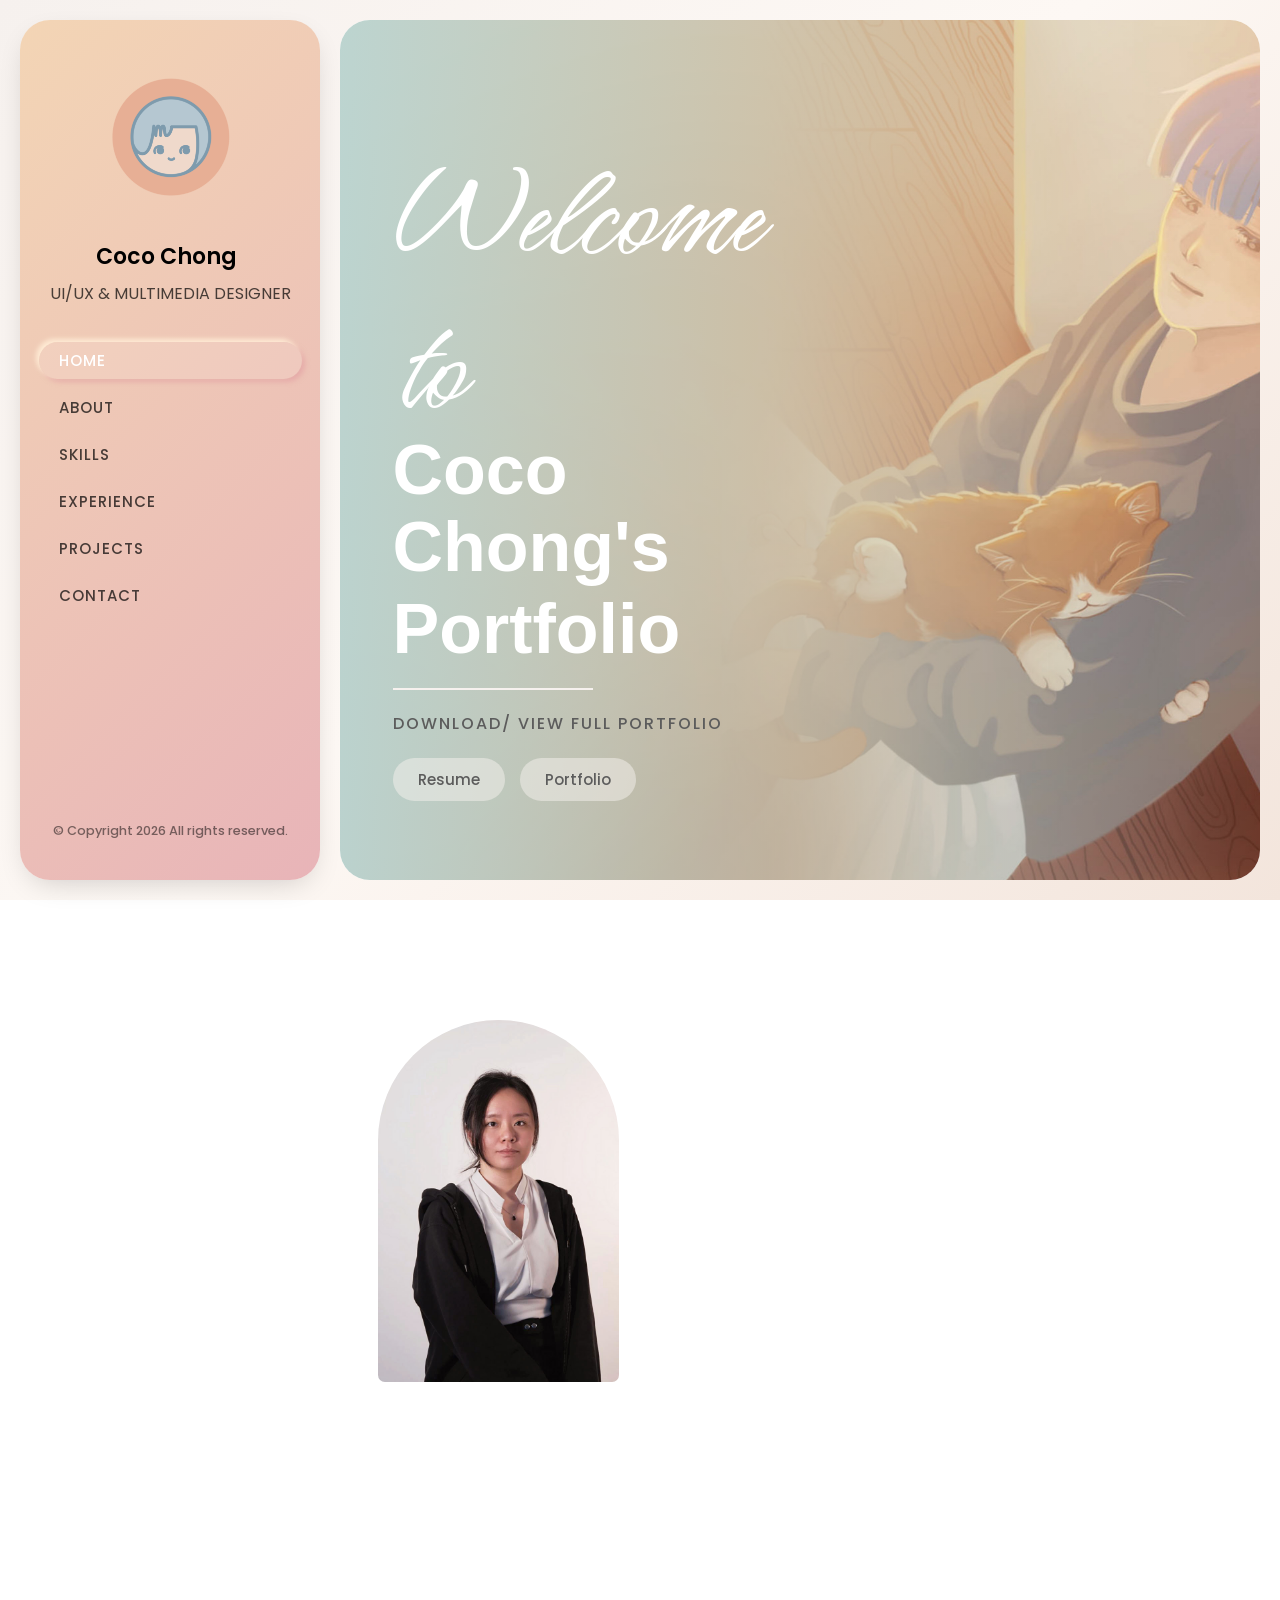
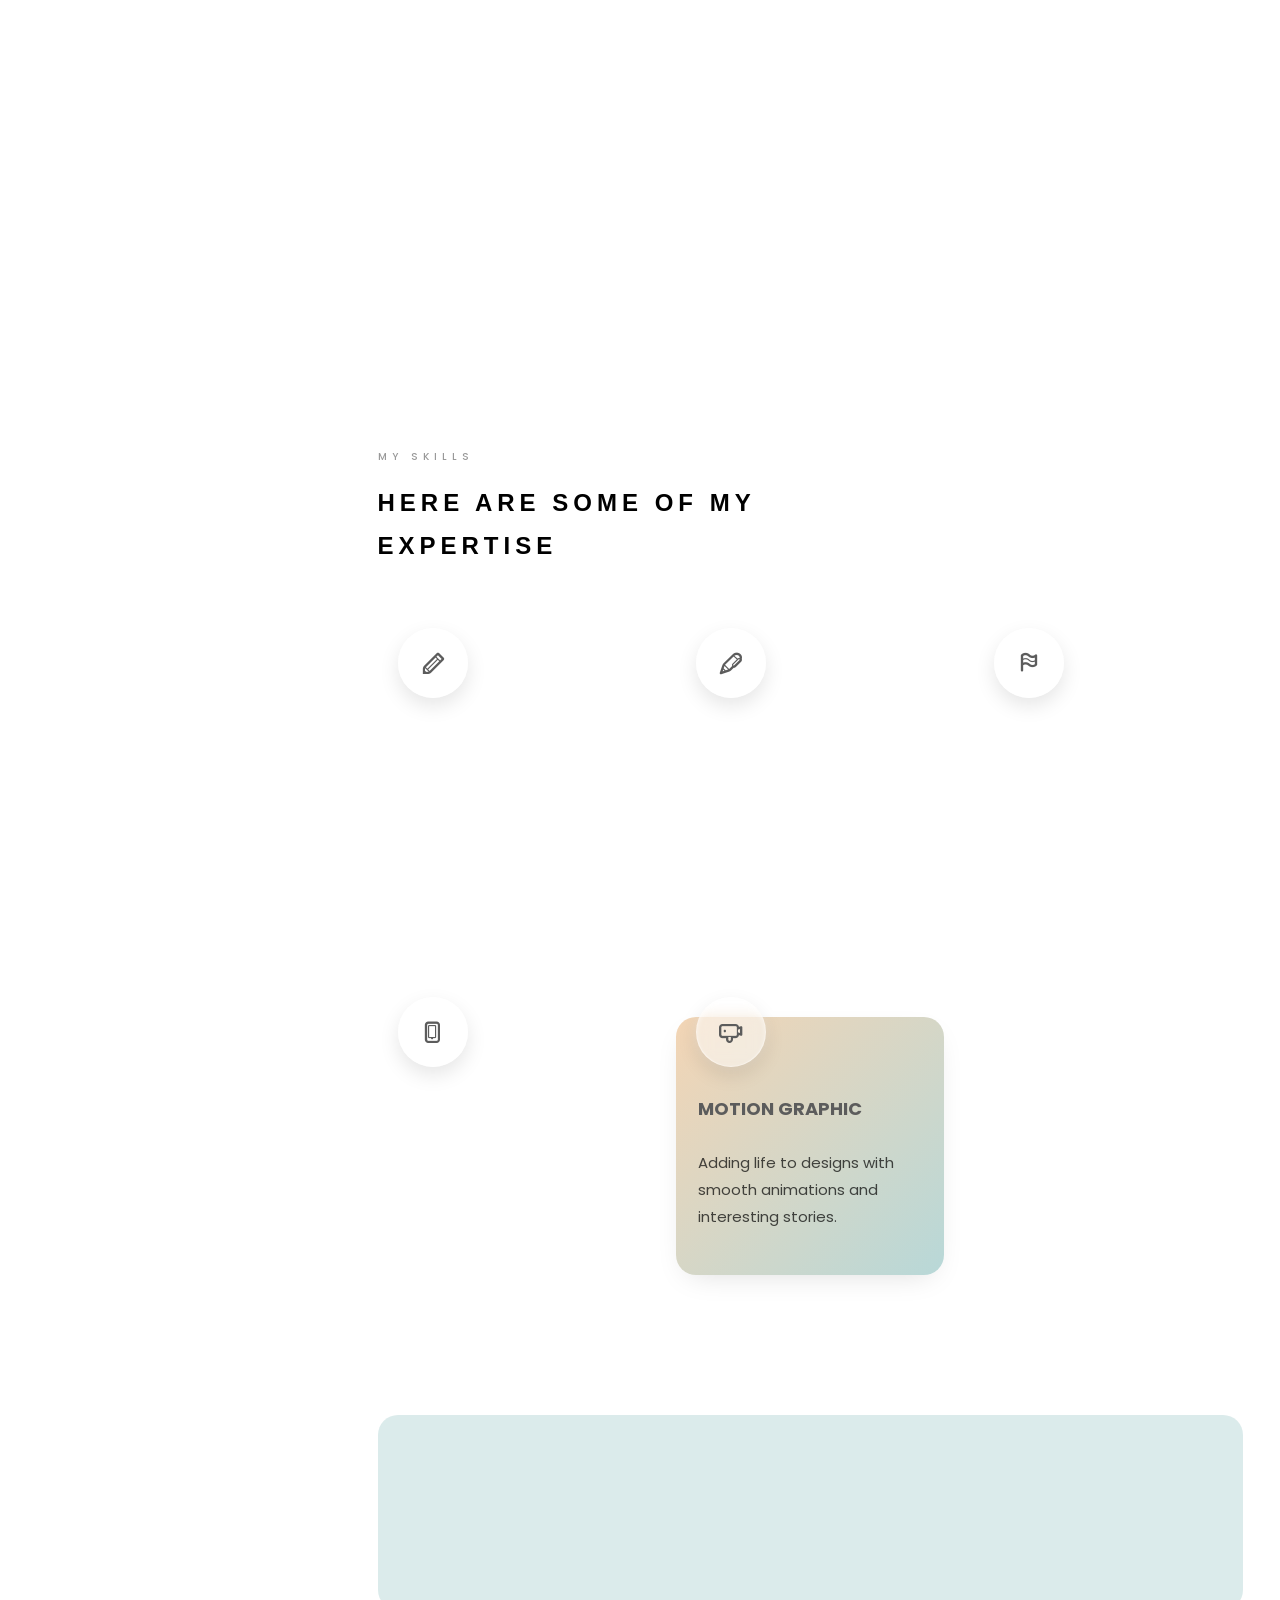
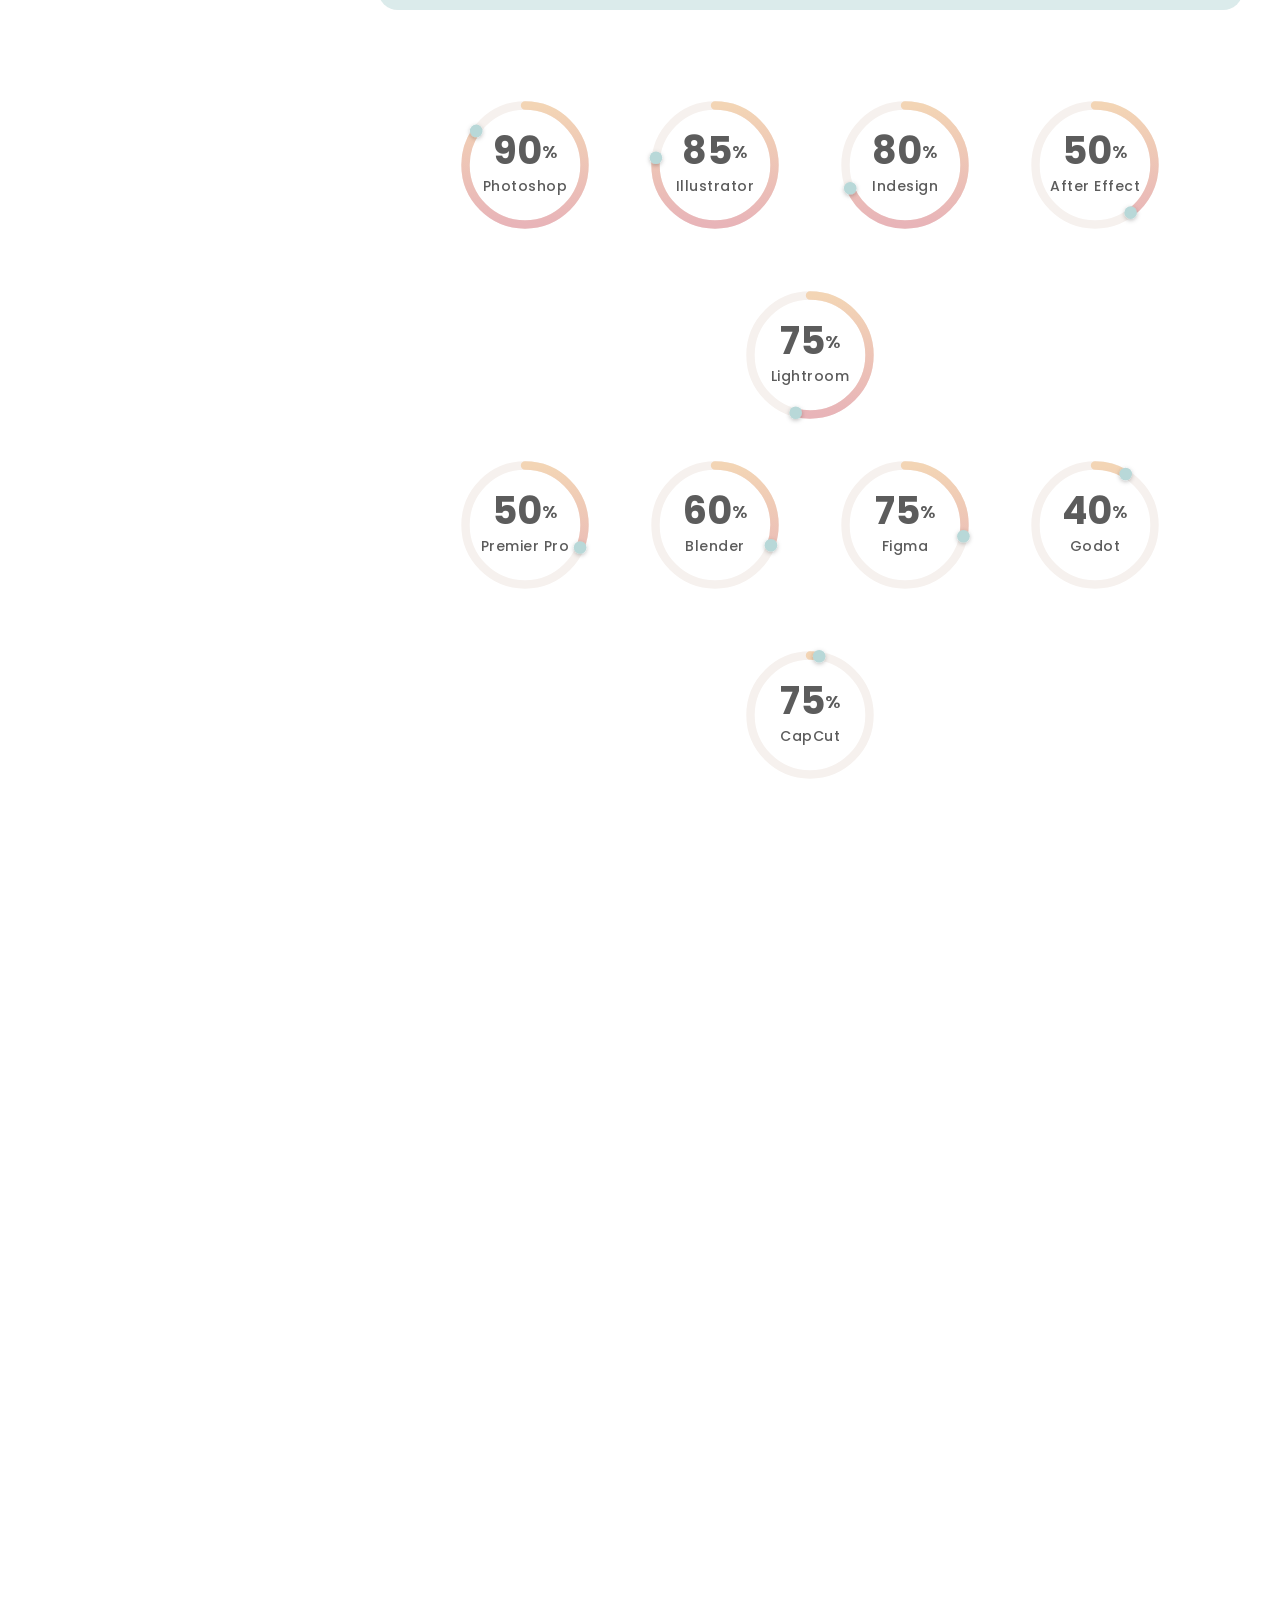
<file: index.html>
<!DOCTYPE HTML>
<html>

<head>
	<meta charset="utf-8">
	<meta http-equiv="X-UA-Compatible" content="IE=edge">
	<title>Coco Chong</title>
	<meta name="viewport" content="width=device-width, initial-scale=1">
	<meta name="description" content="" />
	<meta name="keywords" content="" />
	<meta name="author" content="" />

	<!-- Facebook and Twitter integration -->
	<meta property="og:title" content="" />
	<meta property="og:image" content="" />
	<meta property="og:url" content="" />
	<meta property="og:site_name" content="" />
	<meta property="og:description" content="" />
	<meta name="twitter:title" content="" />
	<meta name="twitter:image" content="" />
	<meta name="twitter:url" content="" />
	<meta name="twitter:card" content="" />

	<!-- Place favicon.ico and apple-touch-icon.png in the root directory -->
	<link rel="shortcut icon" href="images/favicon.png">

	<link href="https://fonts.googleapis.com/css?family=Quicksand:300,400,500,700" rel="stylesheet">
	<link href="https://fonts.googleapis.com/css?family=Playfair+Display:400,400i,700" rel="stylesheet">
	<link href="https://fonts.googleapis.com/css2?family=Poppins:wght@400;500;600;700&display=swap" rel="stylesheet">
	<link href="https://fonts.googleapis.com/css2?family=Hurricane&display=swap" rel="stylesheet">

	<!-- Animate.css -->
	<link rel="stylesheet" href="css/animate.css">

	<!-- Icomoon Icon Fonts-->
	<link rel="stylesheet" href="css/icomoon.css">
	<!-- Bootstrap  -->
	<link rel="stylesheet" href="css/bootstrap.css">
	<!-- Flexslider  -->
	<link rel="stylesheet" href="css/flexslider.css">

	<!-- Owl Carousel -->
	<link rel="stylesheet" href="css/owl.carousel.min.css">
	<link rel="stylesheet" href="css/owl.theme.default.min.css">
	<!-- Theme style  -->
	<link rel="stylesheet" href="css/style.css?v=2">
	<link rel="stylesheet" href="css/mode-toggle.css">
	<style>
		.contact-item a span {
			transition: color 0.3s ease;
		}

		.contact-item a:hover span {
			color: #e8b4b8;
		}
	</style>

	<!-- Modernizr JS -->
	<script src="js/modernizr-2.6.2.min.js"></script>
	<!-- FOR IE9 below -->
	<!--[if lt IE 9]>
	<script src="js/respond.min.js"></script>
	<![endif]-->

</head>

<body>

	<!-- Mode Toggle Button -->
	<div id="mode-toggle-btn" onclick="toggleMode()" title="Switch to Creative Mode" style="display: none;">
		<div class="toggle-icon">
			<span class="toggle-default-icon">✦</span>
			<span class="toggle-creative-icon" style="display:none;">◈</span>
		</div>
		<span class="toggle-label">Fun Mode</span>
	</div>

	<!-- DEFAULT MODE -->
	<div id="default-mode">
		<div id="colorlib-page">
			<div class="container-wrap">
				<a href="#" class="js-colorlib-nav-toggle colorlib-nav-toggle" data-toggle="collapse"
					data-target="#navbar" aria-expanded="false" aria-controls="navbar"><i></i></a>
				<aside id="colorlib-aside" role="complementary" class="border js-fullheight">
					<div class="text-center">
						<div class="author-img"
							style="background-image: url(images/logo.png); background-size: contain; background-repeat: no-repeat; background-position: center; border-radius: 0;">
						</div>
						<h1 id="colorlib-logo"><a href="index.html">Coco Chong</a></h1>
						<span class="position">UI/UX & Multimedia Designer</span>
					</div>
					<nav id="colorlib-main-menu" role="navigation" class="navbar">
						<div id="navbar" class="collapse">
							<ul>
								<li class="active"><a href="#" data-nav-section="home">Home</a></li>
								<li><a href="#" data-nav-section="about">About</a></li>
								<li><a href="#" data-nav-section="skills">Skills</a></li>
								<li><a href="#" data-nav-section="experience">Experience</a></li>
								<li><a href="#" data-nav-section="work">Projects</a></li>
								<li><a href="#" data-nav-section="blog">Contact</a></li>
							</ul>
						</div>
					</nav>

					<div class="colorlib-footer">
						<p><small>&copy;
								<!-- Link back to Colorlib can't be removed. Template is licensed under CC BY 3.0. -->
								Copyright
								<script>document.write(new Date().getFullYear());</script> All rights reserved.
							</small></p>
					</div>

				</aside>

				<div id="colorlib-main">
					<section id="colorlib-hero" class="js-fullheight" data-section="home">
						<div class="flexslider js-fullheight">
							<ul class="slides">
								<li style="background-image: url(images/homepage.jpg);">
									<div class="overlay"></div>
									<div class="container-fluid">
										<div class="row">
											<div class="col-md-6 col-sm-12 col-xs-12 js-fullheight slider-text">
												<div class="slider-text-inner">
													<div class="desc">
														<h1 class="welcome-heading">
															<span class="font-hurricane">Welcome to</span>
															<span class="welcome-name">Coco Chong's</span>
															<span class="welcome-portfolio">Portfolio</span>
														</h1>
														<hr class="footer-line">
														<div class="download-content">
															<p class="download-title">Download/ View Full Portfolio</p>
															<div class="download-buttons">
																<a href="images/pdf/Resume.pdf" target="_blank"
																	class="btn-pill">Resume</a>
																<a href="images/pdf/Portfolio_digital.pdf"
																	target="_blank" class="btn-pill">Portfolio</a>
															</div>
														</div>
													</div>
												</div>
											</div>
										</div>
									</div>
								</li>
							</ul>
						</div>
					</section>

					<section class="colorlib-about" data-section="about">
						<div class="colorlib-narrow-content">
							<div class="row">
								<div class="col-md-4 animate-box" data-animate-effect="fadeInLeft">
									<img loading="lazy" decoding="async" src="images/portrait.jpeg"
										alt="Coco Chong Portrait" class="about-portrait img-responsive">
								</div>
								<div class="col-md-8 animate-box" data-animate-effect="fadeInRight">
									<div class="about-desc">
										<span class="heading-meta">About Me</span>
										<h2 class="colorlib-heading about-title">Who Am I?</h2>
										<p><strong>Hi, I’m Coco Chong,</strong> a 25-year-old Multimedia Designer born
											at Negeri Sembilan, Malaysia. With a background in both Fine Arts and
											Multimedia Design, I’ve developed a deep appreciation for expressive color,
											emotional storytelling, and artistic diversity.</p>

										<p>I began my creative journey with a Diploma in Fine Arts at The One Academy,
											where I explored various traditional mediums and artistic styles. Later, I
											pursued a BA (Hons) in Multimedia Design at SEGi University, expanding my
											skills into digital design, UI/UX, and motion graphics.</p>

										<p>I love blending the emotion and texture of traditional art with the structure
											and interactivity of design. Through my work, I aim to create visuals that
											not only look beautiful — but feel meaningful.</p>

										<div class="row about-details">
											<div class="col-md-6 animate-box" data-animate-effect="fadeInUp">
												<h3 class="about-subheader">Information</h3>
												<div class="info-list-container">
													<div class="info-list">
														<div class="info-item">
															<span class="bullet-diamond"></span>
															<span>Chong Mun Jing (Coco)</span>
														</div>
														<div class="info-item">
															<span class="bullet-diamond"></span>
															<span>UI/UX & Multimedia Designer</span>
														</div>
														<div class="info-item">
															<span class="bullet-diamond"></span>
															<span>coco.chong.mj@gmail.com</span>
														</div>
														<div class="info-item">
															<span class="bullet-diamond"></span>
															<span>+6016-7138622</span>
														</div>
														<div class="info-item">
															<span class="bullet-diamond"></span>
															<span>Located at Selangor, Malaysia</span>
														</div>
													</div>
												</div>
											</div>
											<div class="col-md-6 animate-box" data-animate-effect="fadeInUp">
												<h3 class="about-subheader">Education</h3>
												<div class="edu-list">
													<div class="edu-item">
														<span class="edu-period-pill">2023 - 2026</span>
														<div class="edu-content">
															<p>BA (Hons) in Multimedia Design<br>
																SEGi University, Kota Damansara, Malaysia<br>
																CGPA: 3.81<br>
																Dean’s List: 2 semesters</p>
														</div>
													</div>
													<div class="edu-item">
														<span class="edu-period-pill">2019 - 2022</span>
														<div class="edu-content">
															<p>Diploma in Fine Arts<br>
																The One Academy, Bandar Sunway, Malaysia<br>
																CGPA: 3.67</p>
														</div>
													</div>
												</div>
											</div>
										</div>
									</div>
								</div>
							</div>
						</div>
					</section>



					<!-- Hidden SVG for shared gradient definitions -->
					<svg width="0" height="0" style="position:absolute;">
						<defs>
							<linearGradient id="skillProgressGrad" x1="0%" y1="0%" x2="100%" y2="0%">
								<stop offset="0%" stop-color="#e8b4b8" />
								<stop offset="100%" stop-color="#f3d5b5" />
							</linearGradient>
							<filter id="skillDotShadow" x="-50%" y="-50%" width="200%" height="200%">
								<feDropShadow dx="0" dy="2" stdDeviation="3" flood-color="rgba(0,0,0,0.25)" />
							</filter>
						</defs>
					</svg>

					<section class="colorlib-services" data-section="skills" style="padding-bottom: 2em;">
						<div class="colorlib-narrow-content">
							<div class="row">
								<div class="col-md-6 col-md-offset-3 col-md-pull-3 animate-box"
									data-animate-effect="fadeInLeft">
									<span class="heading-meta">My Skills</span>
									<h2 class="colorlib-heading services-title">Here are some of my expertise</h2>
								</div>
							</div>
							<div class="row services-flex-row row-pt-md">
								<div class="col-md-4 animate-box">
									<div class="services color-1">
										<span class="icon">
											<i class="icon-pencil"></i>
										</span>
										<div class="desc">
											<h3>Illustration</h3>
											<p>Creating custom digital and hand-drawn art to give your projects a unique
												look.</p>
										</div>
									</div>
								</div>
								<div class="col-md-4 animate-box">
									<div class="services color-2">
										<span class="icon">
											<i class="icon-pen"></i>
										</span>
										<div class="desc">
											<h3>Graphic Design</h3>
											<p>Designing professional layouts and visuals that share your message
												clearly.</p>
										</div>
									</div>
								</div>
								<div class="col-md-4 animate-box">
									<div class="services color-3">
										<span class="icon">
											<i class="icon-flag-outline"></i>
										</span>
										<div class="desc">
											<h3>Branding & Identity</h3>
											<p>Building strong brand looks that help your business stand out and connect
												with people.</p>
										</div>
									</div>
								</div>
								<div class="col-md-4 animate-box">
									<div class="services color-4">
										<span class="icon">
											<i class="icon-device-phone"></i>
										</span>
										<div class="desc">
											<h3>UI/UX Design</h3>
											<p>Designing easy-to-use websites and apps that provide a smooth experience.
											</p>
										</div>
									</div>
								</div>
								<div class="col-md-4 animate-box">
									<div class="services color-5">
										<span class="icon">
											<i class="icon-video-outline"></i>
										</span>
										<div class="desc">
											<h3>Motion Graphic</h3>
											<p>Adding life to designs with smooth animations and interesting stories.
											</p>
										</div>
									</div>
								</div>
							</div>
						</div>
					</section>

					<div class="colorlib-narrow-content" style="padding-top: 2em; margin-top: -2em;">
						<div id="colorlib-counter" class="colorlib-counters"
							style="background-image: url(images/minos-illus.jpg);" data-stellar-background-ratio="0.5">
							<div class="overlay"></div>
							<div class="colorlib-narrow-content">
								<div class="row">
								</div>
								<div class="row languages-flex-row">
									<div class="col-md-3 text-center animate-box">
										<div class="lang-unit">
											<h3 class="typing-text type-1">Chinese</h3>
											<span class="lang-level">(Fluent)</span>
										</div>
									</div>
									<div class="col-md-3 text-center animate-box">
										<div class="lang-unit">
											<h3 class="typing-text type-2">English</h3>
											<span class="lang-level">(Fluent)</span>
										</div>
									</div>
									<div class="col-md-3 text-center animate-box">
										<div class="lang-unit">
											<h3 class="typing-text type-3">Malay</h3>
											<span class="lang-level">(Conversational)</span>
										</div>
									</div>
									<div class="col-md-3 text-center animate-box">
										<div class="lang-unit">
											<h3 class="typing-text type-4">Cantonese</h3>
											<span class="lang-level">(Conversational)</span>
										</div>
									</div>
								</div>
							</div>
						</div>
					</div>

					<!-- Skill Percentage Circles -->
					<div class="colorlib-narrow-content">
						<div class="skill-circles-container">
							<div class="skill-circles-row">
								<div class="skill-circle-item" data-percent="90">
									<div class="skill-circle-wrap">
										<svg class="skill-circle-svg" viewBox="0 0 200 200">
											<circle class="skill-track" cx="100" cy="100" r="85" />
											<circle class="skill-progress" cx="100" cy="100" r="85" />
											<circle class="skill-dot" r="9" />
										</svg>
										<div class="skill-circle-overlay">
											<span class="skill-percent"><span class="percent-num">90</span><span
													class="percent-sym">%</span></span>
											<span class="skill-label">Photoshop</span>
										</div>
									</div>
								</div>
								<div class="skill-circle-item" data-percent="85">
									<div class="skill-circle-wrap">
										<svg class="skill-circle-svg" viewBox="0 0 200 200">
											<circle class="skill-track" cx="100" cy="100" r="85" />
											<circle class="skill-progress" cx="100" cy="100" r="85" />
											<circle class="skill-dot" r="9" />
										</svg>
										<div class="skill-circle-overlay">
											<span class="skill-percent"><span class="percent-num">85</span><span
													class="percent-sym">%</span></span>
											<span class="skill-label">Illustrator</span>
										</div>
									</div>
								</div>
								<div class="skill-circle-item" data-percent="80">
									<div class="skill-circle-wrap">
										<svg class="skill-circle-svg" viewBox="0 0 200 200">
											<circle class="skill-track" cx="100" cy="100" r="85" />
											<circle class="skill-progress" cx="100" cy="100" r="85" />
											<circle class="skill-dot" r="9" />
										</svg>
										<div class="skill-circle-overlay">
											<span class="skill-percent"><span class="percent-num">80</span><span
													class="percent-sym">%</span></span>
											<span class="skill-label">Indesign</span>
										</div>
									</div>
								</div>
								<div class="skill-circle-item" data-percent="50">
									<div class="skill-circle-wrap">
										<svg class="skill-circle-svg" viewBox="0 0 200 200">
											<circle class="skill-track" cx="100" cy="100" r="85" />
											<circle class="skill-progress" cx="100" cy="100" r="85" />
											<circle class="skill-dot" r="9" />
										</svg>
										<div class="skill-circle-overlay">
											<span class="skill-percent"><span class="percent-num">50</span><span
													class="percent-sym">%</span></span>
											<span class="skill-label">After Effect</span>
										</div>
									</div>
								</div>
								<div class="skill-circle-item" data-percent="75">
									<div class="skill-circle-wrap">
										<svg class="skill-circle-svg" viewBox="0 0 200 200">
											<circle class="skill-track" cx="100" cy="100" r="85" />
											<circle class="skill-progress" cx="100" cy="100" r="85" />
											<circle class="skill-dot" r="9" />
										</svg>
										<div class="skill-circle-overlay">
											<span class="skill-percent"><span class="percent-num">75</span><span
													class="percent-sym">%</span></span>
											<span class="skill-label">Lightroom</span>
										</div>
									</div>
								</div>
							</div>
							<div class="skill-circles-row">
								<div class="skill-circle-item" data-percent="50">
									<div class="skill-circle-wrap">
										<svg class="skill-circle-svg" viewBox="0 0 200 200">
											<circle class="skill-track" cx="100" cy="100" r="85" />
											<circle class="skill-progress" cx="100" cy="100" r="85" />
											<circle class="skill-dot" r="9" />
										</svg>
										<div class="skill-circle-overlay">
											<span class="skill-percent"><span class="percent-num">50</span><span
													class="percent-sym">%</span></span>
											<span class="skill-label">Premier Pro</span>
										</div>
									</div>
								</div>
								<div class="skill-circle-item" data-percent="60">
									<div class="skill-circle-wrap">
										<svg class="skill-circle-svg" viewBox="0 0 200 200">
											<circle class="skill-track" cx="100" cy="100" r="85" />
											<circle class="skill-progress" cx="100" cy="100" r="85" />
											<circle class="skill-dot" r="9" />
										</svg>
										<div class="skill-circle-overlay">
											<span class="skill-percent"><span class="percent-num">60</span><span
													class="percent-sym">%</span></span>
											<span class="skill-label">Blender</span>
										</div>
									</div>
								</div>
								<div class="skill-circle-item" data-percent="75">
									<div class="skill-circle-wrap">
										<svg class="skill-circle-svg" viewBox="0 0 200 200">
											<circle class="skill-track" cx="100" cy="100" r="85" />
											<circle class="skill-progress" cx="100" cy="100" r="85" />
											<circle class="skill-dot" r="9" />
										</svg>
										<div class="skill-circle-overlay">
											<span class="skill-percent"><span class="percent-num">75</span><span
													class="percent-sym">%</span></span>
											<span class="skill-label">Figma</span>
										</div>
									</div>
								</div>
								<div class="skill-circle-item" data-percent="40">
									<div class="skill-circle-wrap">
										<svg class="skill-circle-svg" viewBox="0 0 200 200">
											<circle class="skill-track" cx="100" cy="100" r="85" />
											<circle class="skill-progress" cx="100" cy="100" r="85" />
											<circle class="skill-dot" r="9" />
										</svg>
										<div class="skill-circle-overlay">
											<span class="skill-percent"><span class="percent-num">40</span><span
													class="percent-sym">%</span></span>
											<span class="skill-label">Godot</span>
										</div>
									</div>
								</div>
								<div class="skill-circle-item" data-percent="75">
									<div class="skill-circle-wrap">
										<svg class="skill-circle-svg" viewBox="0 0 200 200">
											<circle class="skill-track" cx="100" cy="100" r="85" />
											<circle class="skill-progress" cx="100" cy="100" r="85" />
											<circle class="skill-dot" r="9" />
										</svg>
										<div class="skill-circle-overlay">
											<span class="skill-percent"><span class="percent-num">75</span><span
													class="percent-sym">%</span></span>
											<span class="skill-label">CapCut</span>
										</div>
									</div>
								</div>
							</div>
						</div>
					</div>



					<section class="colorlib-experience" data-section="experience">
						<div class="colorlib-narrow-content">
							<div class="row">
								<div class="col-md-6 col-md-offset-3 col-md-pull-3 animate-box"
									data-animate-effect="fadeInLeft">
									<span class="heading-meta">Experience</span>
									<h2 class="colorlib-heading services-title">Work Experience</h2>
								</div>
							</div>
							<div class="row">
								<div class="col-md-12">
									<div class="experience-container animate-box" data-animate-effect="fadeInUp">
										<div class="exp-card exp-card-left">
											<div class="exp-content">
												<h3 class="exp-title">Group Exhibition "Message"</h3>
												<h4 class="exp-subtitle">The One Academy, Bandar Sunway, Malaysia</h4>
												<div class="exp-badge">2022</div>
												<ul class="exp-list">
													<li><span class="exp-icon-bullet">&#10022;</span> <span>Designed key
															exhibition materials including the catalogue, invitation
															card, postcard, and lobby screen visuals</span></li>
													<li><span class="exp-icon-bullet">&#10022;</span> <span>Assisted in
															spatial layout planning and exhibition setup</span></li>
													<li><span class="exp-icon-bullet">&#10022;</span> <span>Exhibited 6
															paintings and 5 sculptures</span></li>
													<li><span class="exp-icon-bullet">&#10022;</span> <span>Sold 2
															artworks during the exhibition</span></li>
												</ul>
											</div>
											<div class="exp-content mt-4">
												<h3 class="exp-title">Group Exhibition "A Tribute to Life"</h3>
												<h4 class="exp-subtitle">FGS Dong Zen Temple, Jenjarom, Malaysia</h4>
												<div class="exp-badge">2021</div>
												<ul class="exp-list">
													<li><span class="exp-icon-bullet">&#10022;</span> <span>Supported
															exhibition setup and assisted in artwork arrangement and
															placement</span></li>
													<li><span class="exp-icon-bullet">&#10022;</span> <span>Exhibited 2
															original paintings as part of a themed group showcase</span>
													</li>
												</ul>
											</div>
										</div>
										<div class="exp-card exp-card-right">
											<div class="exp-content">
												<h3 class="exp-title">Graphic Design Intern</h3>
												<h4 class="exp-subtitle">INCUBASE Studio Malaysia Sdn. Bhd.</h4>
												<div class="exp-badge">Jan 2026 – Apr 2026</div>
												<ul class="exp-list bullet-list">
													<li>Designed marketing visuals and event collaterals for licensed
														anime IP exhibitions, including Digimon, Crayon Shinchan, The
														Apothecary Diaries, and Madoka Magica, as well as confidential
														upcoming IP projects</li>
													<li>Created a wide range of materials such as posters,
														e-invitations, tickets, digital standees, LED screen visuals,
														floor stickers, and merchandise graphics</li>
													<li>Produced and adapted social media content (SNS posts, templates,
														advertisements) across multiple platforms</li>
													<li>Assisted in final artwork (FA) preparation for print production,
														ensuring accuracy in layout, sizing, and specifications</li>
													<li>Adapted and localized Japanese and Chinese design assets into
														English for the Malaysian market</li>
													<li>Contributed to event and spatial design elements, including
														exhibition zones, interactive experiences, and display visuals
													</li>
													<li>Designed merchandise-related assets such as photocards,
														packaging, badges, and promotional items</li>
													<li>Edited promotional videos and motion graphics for marketing
														campaigns</li>
													<li>Collaborated with cross-functional teams, incorporating feedback
														and delivering designs under tight deadlines</li>
													<li>Participated in concept development and brainstorming for new IP
														exhibitions and pop-up events</li>
												</ul>
											</div>
										</div>
									</div>
								</div>
							</div>
						</div>
					</section>

					<section class="colorlib-work" data-section="work">
						<div class="colorlib-narrow-content">
							<div class="row">
								<div class="col-md-6 col-md-offset-3 col-md-pull-3 animate-box"
									data-animate-effect="fadeInLeft">
									<span class="heading-meta">My Work</span>
									<h2 class="colorlib-heading animate-box services-title">Recent Project</h2>
								</div>
							</div>
							<div class="row">
								<div class="col-md-12">
									<div class="animate-box" data-animate-effect="fadeInUp">
										<div class="pill-carousel-container">
											<div class="pill-card active"
												style="background-image: url('images/Project 1.jpg');">
												<div class="pill-content">
													<h3>Whispering Cats <span class="project-tag">(Personal
															Project)</span>
													</h3>
													<p>Whispering Cats is a cozy clicker game promoting emotional
														awareness and relaxation, inspired by SDG 3: Good Health &
														Well-Being.</p>
												</div>
											</div>
											<div class="pill-card"
												style="background-image: url('images/Project 2.jpg');">
												<div class="pill-content">
													<h3>The Velvet Brew <span class="project-tag">(Personal
															Project)</span>
													</h3>
													<p>A branding project for The Velvet Brew, a cozy library café
														combining warm drinks with the comfort of storytelling.</p>
												</div>
											</div>
											<div class="pill-card"
												style="background-image: url('images/Project 3.jpg');">
												<div class="pill-content">
													<h3>Tales of Reverie <span class="project-tag">(Personal
															Project)</span>
													</h3>
													<p>A printed portfolio blending fantasy illustration with vintage
														book aesthetics through elegant typography and refined design.
													</p>
												</div>
											</div>
											<div class="pill-card"
												style="background-image: url('images/Project 4.jpg');">
												<div class="pill-content">
													<h3>Crayon Shinchan <span class="project-tag">(Internship
															Project)</span></h3>
													<p>Contributed to the Shinchan Exhibition by designing social media,
														merchandise, and venue visuals with strong brand consistency.
													</p>
												</div>
											</div>
											<div class="pill-card"
												style="background-image: url('images/Project 5.jpg');">
												<div class="pill-content">
													<h3>Digimon Adventure <span class="project-tag">(Internship
															Project)</span></h3>
													<p>Designed promotional materials for the Digimon Exhibition,
														adapting visuals across multiple formats for clear and impactful
														communication.</p>
												</div>
											</div>
											<div class="pill-card"
												style="background-image: url('images/Project 6.png');">
												<div class="pill-content">
													<h3>INCUBASE Studio Malaysia <span class="project-tag">(Internship
															Project)</span></h3>
													<p>Created multimedia design work during my internship at INCUBASE
														Studio Malaysia, including social media, print, and basic video
														content.
													</p>
												</div>
											</div>
										</div>
										<div class="more-projects-container">
											<a href="portfolio.html" class="more-projects-link">
												More Projects <i class="icon-arrow-right3"></i>
											</a>
										</div>
									</div>
								</div>
							</div>
						</div>
					</section>

					<section class="colorlib-blog" data-section="blog">
						<div class="colorlib-narrow-content">
							<div class="row">
								<div class="col-md-6 col-md-offset-3 col-md-pull-3 animate-box"
									data-animate-effect="fadeInLeft">
									<span class="heading-meta">My contact</span>
									<h2 class="colorlib-heading services-title">Let's work together</h2>
								</div>
							</div>
							<div class="row">
								<div class="col-md-12">
									<div class="contact-card animate-box" data-animate-effect="fadeInUp"
										style="background-image: url('images/Contact.jpg');">
										<div class="contact-info">
											<div class="contact-item">
												<i class="icon-whatsapp"></i>
												<span>016-7138622</span>
											</div>
											<div class="contact-item">
												<i class="icon-mail"></i>
												<span>coco.chong.mj@gmail.com</span>
											</div>
											<div class="contact-item">
												<i class="icon-social-linkedin"></i>
												<a href="https://www.linkedin.com/in/chong-mun-jing-coco-b8078139b?utm_source=share_via&utm_content=profile&utm_medium=member_ios"
													target="_blank">
													<span>Chong Mun Jing (Coco)</span>
												</a>
											</div>
										</div>
									</div>
								</div>
							</div>
						</div>
					</section>

				</div><!-- end:colorlib-main -->
			</div><!-- end:container-wrap -->
		</div><!-- end:colorlib-page -->
	</div><!-- end:default-mode -->

	<!-- CREATIVE MODE -->
	<div id="creative-mode" style="display:none;">
		<!-- Creative mode content -->
	</div><!-- end:creative-mode -->

	<!-- jQuery -->
	<script src="js/jquery.min.js"></script>
	<!-- jQuery Easing -->
	<script src="js/jquery.easing.1.3.js"></script>
	<!-- Bootstrap -->
	<script src="js/bootstrap.min.js"></script>
	<!-- Waypoints -->
	<script src="js/jquery.waypoints.min.js"></script>
	<!-- Flexslider -->
	<script src="js/jquery.flexslider-min.js"></script>
	<!-- Owl carousel -->
	<script src="js/owl.carousel.min.js"></script>
	<!-- Counters -->
	<script src="js/jquery.countTo.js"></script>

	<!-- Toast Notification -->
	<div id="copy-toast" class="copy-toast">
		<i class="icon-tick"></i>
		<span id="toast-message">Copied!</span>
	</div>

	<!-- MAIN JS -->
	<script src="js/main.js"></script>
	<script src="js/mode-toggle.js"></script>

	<!-- Skill Circles Initialization with Synchronized Animation -->
	<script>
		(function () {
			var r = 85;
			var circumference = 2 * Math.PI * r;

			function initSkillCircles() {
				var items = document.querySelectorAll('.skill-circle-item');
				for (var i = 0; i < items.length; i++) {
					var item = items[i];
					var progress = item.querySelector('.skill-progress');
					var dot = item.querySelector('.skill-dot');
					if (!progress || !dot) continue;

					progress.setAttribute('stroke-dasharray', circumference.toFixed(2));
					progress.setAttribute('stroke-dashoffset', circumference.toFixed(2));

					dot.setAttribute('cx', '100');
					dot.setAttribute('cy', '15');
					dot.style.opacity = '0';
				}
			}

			function animateCircles(container) {
				var items = container.querySelectorAll('.skill-circle-item');
				var duration = 1500;
				var startTime = null;

				function step(timestamp) {
					if (!startTime) startTime = timestamp;
					var elapsed = timestamp - startTime;

					for (var i = 0; i < items.length; i++) {
						var item = items[i];
						var percent = parseInt(item.getAttribute('data-percent'), 10);
						var progressNode = item.querySelector('.skill-progress');
						var dotNode = item.querySelector('.skill-dot');
						if (!progressNode || !dotNode) continue;

						var itemElapsed = elapsed - (i * 100);
						if (itemElapsed < 0) itemElapsed = 0;

						var t = Math.min(itemElapsed / duration, 1);
						var easeT = 1 - Math.pow(1 - t, 3); // easeOutCubic

						var currentPercent = percent * easeT;
						var offset = circumference * (1 - currentPercent / 100);
						progressNode.setAttribute('stroke-dashoffset', offset.toFixed(2));

						var angleDeg = -90 + (currentPercent / 100) * 360;
						var angleRad = angleDeg * Math.PI / 180;
						var dotX = 100 + r * Math.cos(angleRad);
						var dotY = 100 + r * Math.sin(angleRad);

						dotNode.setAttribute('cx', dotX.toFixed(2));
						dotNode.setAttribute('cy', dotY.toFixed(2));
						dotNode.style.opacity = easeT > 0 ? '1' : '0';
					}

					if (elapsed < duration + items.length * 100) {
						requestAnimationFrame(step);
					}
				}
				requestAnimationFrame(step);
			}

			function setupObserver() {
				var container = document.querySelector('.skill-circles-container');
				if (!container) return;

				if ('IntersectionObserver' in window) {
					var observer = new IntersectionObserver(function (entries) {
						entries.forEach(function (entry) {
							if (entry.isIntersecting) {
								animateCircles(container);
								observer.unobserve(entry.target);
							}
						});
					}, { threshold: 0.2 });
					observer.observe(container);
				} else {
					animateCircles(container);
				}
			}

			if (document.readyState === 'loading') {
				document.addEventListener('DOMContentLoaded', function () {
					initSkillCircles();
					setupObserver();
				});
			} else {
				initSkillCircles();
				setupObserver();
			}
		})();

		// Interactive Pill Carousel Logic
		document.addEventListener('DOMContentLoaded', function () {
			const pillCards = document.querySelectorAll('.pill-card');
			pillCards.forEach(card => {
				card.addEventListener('click', () => {
					pillCards.forEach(c => c.classList.remove('active'));
					card.classList.add('active');
				});
			});
		});
	</script>

</body>

</html>
</file>
<file: css/icomoon.css>
@font-face {
  font-family: 'icomoon';
  src: url('../fonts/icomoon/icomoon.eot?6py85u');
  src: url('../fonts/icomoon/icomoon.eot?6py85u#iefix') format('embedded-opentype'),
    url('../fonts/icomoon/icomoon.ttf?6py85u') format('truetype'),
    url('../fonts/icomoon/icomoon.woff?6py85u') format('woff'),
    url('../fonts/icomoon/icomoon.svg?6py85u#icomoon') format('svg');
  font-weight: normal;
  font-style: normal;
}

[class^="icon-"],
[class*=" icon-"] {
  /* use !important to prevent issues with browser extensions that change fonts */
  font-family: 'icomoon' !important;
  font-style: normal;
  font-weight: normal;
  font-variant: normal;
  text-transform: none;
  line-height: 1;

  /* Better Font Rendering =========== */
  -webkit-font-smoothing: antialiased;
  -moz-osx-font-smoothing: grayscale;
}

.icon-times:before {
  content: "\e930";
}

.icon-tick:before {
  content: "\e931";
}

.icon-plus:before {
  content: "\e932";
}

.icon-minus:before {
  content: "\e933";
}

.icon-equals:before {
  content: "\e934";
}

.icon-divide:before {
  content: "\e935";
}

.icon-chevron-right:before {
  content: "\e936";
}

.icon-chevron-left:before {
  content: "\e937";
}

.icon-arrow-right-thick:before {
  content: "\e938";
}

.icon-arrow-left-thick:before {
  content: "\e939";
}

.icon-th-small:before {
  content: "\e93a";
}

.icon-th-menu:before {
  content: "\e93b";
}

.icon-th-list:before {
  content: "\e93c";
}

.icon-th-large:before {
  content: "\e93d";
}

.icon-home:before {
  content: "\e93e";
}

.icon-arrow-forward:before {
  content: "\e93f";
}

.icon-arrow-back:before {
  content: "\e940";
}

.icon-rss:before {
  content: "\e941";
}

.icon-location:before {
  content: "\e942";
}

.icon-link:before {
  content: "\e943";
}

.icon-image:before {
  content: "\e944";
}

.icon-arrow-up-thick:before {
  content: "\e945";
}

.icon-arrow-down-thick:before {
  content: "\e946";
}

.icon-starburst:before {
  content: "\e947";
}

.icon-starburst-outline:before {
  content: "\e948";
}

.icon-star3:before {
  content: "\e949";
}

.icon-flow-children:before {
  content: "\e94a";
}

.icon-export:before {
  content: "\e94b";
}

.icon-delete2:before {
  content: "\e94c";
}

.icon-delete-outline:before {
  content: "\e94d";
}

.icon-cloud-storage:before {
  content: "\e94e";
}

.icon-wi-fi:before {
  content: "\e94f";
}

.icon-heart:before {
  content: "\e950";
}

.icon-flash:before {
  content: "\e951";
}

.icon-cancel:before {
  content: "\e952";
}

.icon-backspace:before {
  content: "\e953";
}

.icon-attachment:before {
  content: "\e954";
}

.icon-arrow-move:before {
  content: "\e955";
}

.icon-warning:before {
  content: "\e956";
}

.icon-user:before {
  content: "\e957";
}

.icon-radar:before {
  content: "\e958";
}

.icon-lock-open:before {
  content: "\e959";
}

.icon-lock-closed:before {
  content: "\e95a";
}

.icon-location-arrow:before {
  content: "\e95b";
}

.icon-info:before {
  content: "\e95c";
}

.icon-user-delete:before {
  content: "\e95d";
}

.icon-user-add:before {
  content: "\e95e";
}

.icon-media-pause:before {
  content: "\e95f";
}

.icon-group:before {
  content: "\e960";
}

.icon-chart-pie:before {
  content: "\e961";
}

.icon-chart-line:before {
  content: "\e962";
}

.icon-chart-bar:before {
  content: "\e963";
}

.icon-chart-area:before {
  content: "\e964";
}

.icon-video:before {
  content: "\e965";
}

.icon-point-of-interest:before {
  content: "\e966";
}

.icon-infinity:before {
  content: "\e967";
}

.icon-globe:before {
  content: "\e968";
}

.icon-eye:before {
  content: "\e969";
}

.icon-cog:before {
  content: "\e96a";
}

.icon-camera:before {
  content: "\e96b";
}

.icon-upload:before {
  content: "\e96c";
}

.icon-scissors:before {
  content: "\e96d";
}

.icon-refresh:before {
  content: "\e96e";
}

.icon-pin:before {
  content: "\e96f";
}

.icon-key:before {
  content: "\e970";
}

.icon-info-large:before {
  content: "\e971";
}

.icon-eject:before {
  content: "\e972";
}

.icon-download:before {
  content: "\e973";
}

.icon-zoom:before {
  content: "\e974";
}

.icon-zoom-out:before {
  content: "\e975";
}

.icon-zoom-in:before {
  content: "\e976";
}

.icon-sort-numerically:before {
  content: "\e977";
}

.icon-sort-alphabetically:before {
  content: "\e978";
}

.icon-input-checked:before {
  content: "\e979";
}

.icon-calender:before {
  content: "\e97a";
}

.icon-world2:before {
  content: "\e97b";
}

.icon-notes:before {
  content: "\e97c";
}

.icon-code:before {
  content: "\e97d";
}

.icon-arrow-sync:before {
  content: "\e97e";
}

.icon-arrow-shuffle:before {
  content: "\e97f";
}

.icon-arrow-repeat:before {
  content: "\e980";
}

.icon-arrow-minimise:before {
  content: "\e981";
}

.icon-arrow-maximise:before {
  content: "\e982";
}

.icon-arrow-loop:before {
  content: "\e983";
}

.icon-anchor:before {
  content: "\e984";
}

.icon-spanner:before {
  content: "\e985";
}

.icon-puzzle:before {
  content: "\e986";
}

.icon-power:before {
  content: "\e987";
}

.icon-plane:before {
  content: "\e988";
}

.icon-pi:before {
  content: "\e989";
}

.icon-phone:before {
  content: "\e98a";
}

.icon-microphone2:before {
  content: "\e98b";
}

.icon-media-rewind:before {
  content: "\e98c";
}

.icon-flag:before {
  content: "\e98d";
}

.icon-adjust-brightness:before {
  content: "\e98e";
}

.icon-waves:before {
  content: "\e98f";
}

.icon-social-twitter:before {
  content: "\e990";
}

.icon-social-facebook:before {
  content: "\e991";
}

.icon-social-dribbble:before {
  content: "\e992";
}

.icon-media-stop:before {
  content: "\e993";
}

.icon-media-record:before {
  content: "\e994";
}

.icon-media-play:before {
  content: "\e995";
}

.icon-media-fast-forward:before {
  content: "\e996";
}

.icon-media-eject:before {
  content: "\e997";
}

.icon-social-vimeo:before {
  content: "\e998";
}

.icon-social-tumbler:before {
  content: "\e999";
}

.icon-social-skype:before {
  content: "\e99a";
}

.icon-social-pinterest:before {
  content: "\e99b";
}

.icon-social-linkedin:before {
  content: "\e99c";
}

.icon-social-last-fm:before {
  content: "\e99d";
}

.icon-social-github:before {
  content: "\e99e";
}

.icon-social-flickr:before {
  content: "\e99f";
}

.icon-at:before {
  content: "\e9a0";
}

.icon-times-outline:before {
  content: "\e9a1";
}

.icon-plus-outline:before {
  content: "\e9a2";
}

.icon-minus-outline:before {
  content: "\e9a3";
}

.icon-tick-outline:before {
  content: "\e9a4";
}

.icon-th-large-outline:before {
  content: "\e9a5";
}

.icon-equals-outline:before {
  content: "\e9a6";
}

.icon-divide-outline:before {
  content: "\e9a7";
}

.icon-chevron-right-outline:before {
  content: "\e9a8";
}

.icon-chevron-left-outline:before {
  content: "\e9a9";
}

.icon-arrow-right-outline:before {
  content: "\e9aa";
}

.icon-arrow-left-outline:before {
  content: "\e9ab";
}

.icon-th-small-outline:before {
  content: "\e9ac";
}

.icon-th-menu-outline:before {
  content: "\e9ad";
}

.icon-th-list-outline:before {
  content: "\e9ae";
}

.icon-news2:before {
  content: "\e9b1";
}

.icon-home-outline:before {
  content: "\e9b2";
}

.icon-arrow-up-outline:before {
  content: "\e9b3";
}

.icon-arrow-forward-outline:before {
  content: "\e9b4";
}

.icon-arrow-down-outline:before {
  content: "\e9b5";
}

.icon-arrow-back-outline:before {
  content: "\e9b6";
}

.icon-trash3:before {
  content: "\e9b7";
}

.icon-rss-outline:before {
  content: "\e9b8";
}

.icon-message:before {
  content: "\e9b9";
}

.icon-location-outline:before {
  content: "\e9ba";
}

.icon-link-outline:before {
  content: "\e9bb";
}

.icon-image-outline:before {
  content: "\e9bc";
}

.icon-export-outline:before {
  content: "\e9bd";
}

.icon-cross:before {
  content: "\e9be";
}

.icon-wi-fi-outline:before {
  content: "\e9bf";
}

.icon-star-outline:before {
  content: "\e9c0";
}

.icon-media-pause-outline:before {
  content: "\e9c1";
}

.icon-mail:before {
  content: "\e9c2";
}

.icon-heart-outline:before {
  content: "\e9c3";
}

.icon-flash-outline:before {
  content: "\e9c4";
}

.icon-cancel-outline:before {
  content: "\e9c5";
}

.icon-beaker:before {
  content: "\e9c6";
}

.icon-arrow-move-outline:before {
  content: "\e9c7";
}

.icon-watch2:before {
  content: "\e9c8";
}

.icon-warning-outline:before {
  content: "\e9c9";
}

.icon-time:before {
  content: "\e9ca";
}

.icon-radar-outline:before {
  content: "\e9cb";
}

.icon-lock-open-outline:before {
  content: "\e9cc";
}

.icon-location-arrow-outline:before {
  content: "\e9cd";
}

.icon-info-outline:before {
  content: "\e9ce";
}

.icon-backspace-outline:before {
  content: "\e9cf";
}

.icon-attachment-outline:before {
  content: "\e9d0";
}

.icon-user-outline:before {
  content: "\e9d1";
}

.icon-user-delete-outline:before {
  content: "\e9d2";
}

.icon-user-add-outline:before {
  content: "\e9d3";
}

.icon-lock-closed-outline:before {
  content: "\e9d4";
}

.icon-group-outline:before {
  content: "\e9d5";
}

.icon-chart-pie-outline:before {
  content: "\e9d6";
}

.icon-chart-line-outline:before {
  content: "\e9d7";
}

.icon-chart-bar-outline:before {
  content: "\e9d8";
}

.icon-chart-area-outline:before {
  content: "\e9d9";
}

.icon-video-outline:before {
  content: "\e9da";
}

.icon-point-of-interest-outline:before {
  content: "\e9db";
}

.icon-map:before {
  content: "\e9dc";
}

.icon-key-outline:before {
  content: "\e9dd";
}

.icon-infinity-outline:before {
  content: "\e9de";
}

.icon-globe-outline:before {
  content: "\e9df";
}

.icon-eye-outline:before {
  content: "\e9e0";
}

.icon-cog-outline:before {
  content: "\e9e1";
}

.icon-camera-outline:before {
  content: "\e9e2";
}

.icon-upload-outline:before {
  content: "\e9e3";
}

.icon-support:before {
  content: "\e9e4";
}

.icon-scissors-outline:before {
  content: "\e9e5";
}

.icon-refresh-outline:before {
  content: "\e9e6";
}

.icon-info-large-outline:before {
  content: "\e9e7";
}

.icon-eject-outline:before {
  content: "\e9e8";
}

.icon-download-outline:before {
  content: "\e9e9";
}

.icon-battery-mid:before {
  content: "\e9ea";
}

.icon-battery-low:before {
  content: "\e9eb";
}

.icon-battery-high:before {
  content: "\e9ec";
}

.icon-zoom-outline:before {
  content: "\e9ed";
}

.icon-zoom-out-outline:before {
  content: "\e9ee";
}

.icon-zoom-in-outline:before {
  content: "\e9ef";
}

.icon-tag3:before {
  content: "\e9f0";
}

.icon-tabs-outline:before {
  content: "\e9f1";
}

.icon-pin-outline:before {
  content: "\e9f2";
}

.icon-message-typing:before {
  content: "\e9f3";
}

.icon-directions:before {
  content: "\e9f4";
}

.icon-battery-full:before {
  content: "\e9f5";
}

.icon-battery-charge:before {
  content: "\e9f6";
}

.icon-pipette:before {
  content: "\e9f7";
}

.icon-pencil:before {
  content: "\e9f8";
}

.icon-folder:before {
  content: "\e9f9";
}

.icon-folder-delete:before {
  content: "\e9fa";
}

.icon-folder-add:before {
  content: "\e9fb";
}

.icon-edit:before {
  content: "\e9fc";
}

.icon-document:before {
  content: "\e9fd";
}

.icon-document-delete:before {
  content: "\e9fe";
}

.icon-document-add:before {
  content: "\e9ff";
}

.icon-brush:before {
  content: "\ea00";
}

.icon-thumbs-up:before {
  content: "\ea01";
}

.icon-thumbs-down:before {
  content: "\ea02";
}

.icon-pen:before {
  content: "\ea03";
}

.icon-sort-numerically-outline:before {
  content: "\ea04";
}

.icon-sort-alphabetically-outline:before {
  content: "\ea05";
}

.icon-social-last-fm-circular:before {
  content: "\ea06";
}

.icon-social-github-circular:before {
  content: "\ea07";
}

.icon-compass:before {
  content: "\ea08";
}

.icon-bookmark:before {
  content: "\ea09";
}

.icon-input-checked-outline:before {
  content: "\ea0a";
}

.icon-code-outline:before {
  content: "\ea0b";
}

.icon-calender-outline:before {
  content: "\ea0c";
}

.icon-business-card:before {
  content: "\ea0d";
}

.icon-arrow-up:before {
  content: "\ea0e";
}

.icon-arrow-sync-outline:before {
  content: "\ea0f";
}

.icon-arrow-right:before {
  content: "\ea10";
}

.icon-arrow-repeat-outline:before {
  content: "\ea11";
}

.icon-arrow-loop-outline:before {
  content: "\ea12";
}

.icon-arrow-left:before {
  content: "\ea13";
}

.icon-flow-switch:before {
  content: "\ea14";
}

.icon-flow-parallel:before {
  content: "\ea15";
}

.icon-flow-merge:before {
  content: "\ea16";
}

.icon-document-text:before {
  content: "\ea17";
}

.icon-clipboard:before {
  content: "\ea18";
}

.icon-calculator:before {
  content: "\ea19";
}

.icon-arrow-minimise-outline:before {
  content: "\ea1a";
}

.icon-arrow-maximise-outline:before {
  content: "\ea1b";
}

.icon-arrow-down:before {
  content: "\ea1c";
}

.icon-gift:before {
  content: "\ea1d";
}

.icon-film:before {
  content: "\ea1e";
}

.icon-database:before {
  content: "\ea1f";
}

.icon-bell:before {
  content: "\ea20";
}

.icon-anchor-outline:before {
  content: "\ea21";
}

.icon-adjust-contrast:before {
  content: "\ea22";
}

.icon-world-outline:before {
  content: "\ea23";
}

.icon-shopping-bag:before {
  content: "\ea24";
}

.icon-power-outline:before {
  content: "\ea25";
}

.icon-notes-outline:before {
  content: "\ea26";
}

.icon-device-tablet:before {
  content: "\ea27";
}

.icon-device-phone:before {
  content: "\ea28";
}

.icon-device-laptop:before {
  content: "\ea29";
}

.icon-device-desktop:before {
  content: "\ea2a";
}

.icon-briefcase:before {
  content: "\ea2b";
}

.icon-stopwatch:before {
  content: "\ea2c";
}

.icon-spanner-outline:before {
  content: "\ea2d";
}

.icon-puzzle-outline:before {
  content: "\ea2e";
}

.icon-printer:before {
  content: "\ea2f";
}

.icon-pi-outline:before {
  content: "\ea30";
}

.icon-lightbulb:before {
  content: "\ea31";
}

.icon-flag-outline:before {
  content: "\ea32";
}

.icon-contacts:before {
  content: "\ea33";
}

.icon-archive2:before {
  content: "\ea34";
}

.icon-weather-stormy:before {
  content: "\ea35";
}

.icon-weather-shower:before {
  content: "\ea36";
}

.icon-weather-partly-sunny:before {
  content: "\ea37";
}

.icon-weather-downpour:before {
  content: "\ea38";
}

.icon-weather-cloudy:before {
  content: "\ea39";
}

.icon-plane-outline:before {
  content: "\ea3a";
}

.icon-phone-outline:before {
  content: "\ea3b";
}

.icon-microphone-outline:before {
  content: "\ea3c";
}

.icon-weather-windy:before {
  content: "\ea3d";
}

.icon-weather-windy-cloudy:before {
  content: "\ea3e";
}

.icon-weather-sunny:before {
  content: "\ea3f";
}

.icon-weather-snow:before {
  content: "\ea40";
}

.icon-weather-night:before {
  content: "\ea41";
}

.icon-media-stop-outline:before {
  content: "\ea42";
}

.icon-media-rewind-outline:before {
  content: "\ea43";
}

.icon-media-record-outline:before {
  content: "\ea44";
}

.icon-media-play-outline:before {
  content: "\ea45";
}

.icon-media-fast-forward-outline:before {
  content: "\ea46";
}

.icon-media-eject-outline:before {
  content: "\ea47";
}

.icon-wine:before {
  content: "\ea48";
}

.icon-waves-outline:before {
  content: "\ea49";
}

.icon-ticket:before {
  content: "\ea4a";
}

.icon-tags:before {
  content: "\ea4b";
}

.icon-plug:before {
  content: "\ea4c";
}

.icon-headphones:before {
  content: "\ea4d";
}

.icon-credit-card:before {
  content: "\ea4e";
}

.icon-coffee:before {
  content: "\ea4f";
}

.icon-book:before {
  content: "\ea50";
}

.icon-beer:before {
  content: "\ea51";
}

.icon-volume2:before {
  content: "\ea52";
}

.icon-volume-up:before {
  content: "\ea53";
}

.icon-volume-mute:before {
  content: "\ea54";
}

.icon-volume-down:before {
  content: "\ea55";
}

.icon-social-vimeo-circular:before {
  content: "\ea56";
}

.icon-social-twitter-circular:before {
  content: "\ea57";
}

.icon-social-pinterest-circular:before {
  content: "\ea58";
}

.icon-social-linkedin-circular:before {
  content: "\ea59";
}

.icon-social-facebook-circular:before {
  content: "\ea5a";
}

.icon-social-dribbble-circular:before {
  content: "\ea5b";
}

.icon-tree:before {
  content: "\ea5c";
}

.icon-thermometer2:before {
  content: "\ea5d";
}

.icon-social-tumbler-circular:before {
  content: "\ea5e";
}

.icon-social-skype-outline:before {
  content: "\ea5f";
}

.icon-social-flickr-circular:before {
  content: "\ea60";
}

.icon-social-at-circular:before {
  content: "\ea61";
}

.icon-shopping-cart:before {
  content: "\ea62";
}

.icon-messages:before {
  content: "\ea63";
}

.icon-leaf:before {
  content: "\ea64";
}

.icon-feather:before {
  content: "\ea65";
}

.icon-eye2:before {
  content: "\e064";
}

.icon-paper-clip:before {
  content: "\e065";
}

.icon-mail5:before {
  content: "\e066";
}

.icon-toggle:before {
  content: "\e067";
}

.icon-layout:before {
  content: "\e068";
}

.icon-link2:before {
  content: "\e069";
}

.icon-bell2:before {
  content: "\e06a";
}

.icon-lock3:before {
  content: "\e06b";
}

.icon-unlock:before {
  content: "\e06c";
}

.icon-ribbon2:before {
  content: "\e06d";
}

.icon-image2:before {
  content: "\e06e";
}

.icon-signal:before {
  content: "\e06f";
}

.icon-target3:before {
  content: "\e070";
}

.icon-clipboard3:before {
  content: "\e071";
}

.icon-clock3:before {
  content: "\e072";
}

.icon-watch:before {
  content: "\e073";
}

.icon-air-play:before {
  content: "\e074";
}

.icon-camera3:before {
  content: "\e075";
}

.icon-video2:before {
  content: "\e076";
}

.icon-disc:before {
  content: "\e077";
}

.icon-printer3:before {
  content: "\e078";
}

.icon-monitor:before {
  content: "\e079";
}

.icon-server:before {
  content: "\e07a";
}

.icon-cog2:before {
  content: "\e07b";
}

.icon-heart3:before {
  content: "\e07c";
}

.icon-paragraph:before {
  content: "\e07d";
}

.icon-align-justify:before {
  content: "\e07e";
}

.icon-align-left:before {
  content: "\e07f";
}

.icon-align-center:before {
  content: "\e080";
}

.icon-align-right:before {
  content: "\e081";
}

.icon-book2:before {
  content: "\e082";
}

.icon-layers2:before {
  content: "\e083";
}

.icon-stack2:before {
  content: "\e084";
}

.icon-stack-2:before {
  content: "\e085";
}

.icon-paper:before {
  content: "\e086";
}

.icon-paper-stack:before {
  content: "\e087";
}

.icon-search3:before {
  content: "\e088";
}

.icon-zoom-in2:before {
  content: "\e089";
}

.icon-zoom-out2:before {
  content: "\e08a";
}

.icon-reply2:before {
  content: "\e08b";
}

.icon-circle-plus:before {
  content: "\e08c";
}

.icon-circle-minus:before {
  content: "\e08d";
}

.icon-circle-check:before {
  content: "\e08e";
}

.icon-circle-cross:before {
  content: "\e08f";
}

.icon-square-plus:before {
  content: "\e090";
}

.icon-square-minus:before {
  content: "\e091";
}

.icon-square-check:before {
  content: "\e092";
}

.icon-square-cross:before {
  content: "\e093";
}

.icon-microphone:before {
  content: "\e094";
}

.icon-record:before {
  content: "\e095";
}

.icon-skip-back:before {
  content: "\e096";
}

.icon-rewind:before {
  content: "\e097";
}

.icon-play4:before {
  content: "\e098";
}

.icon-pause3:before {
  content: "\e099";
}

.icon-stop3:before {
  content: "\e09a";
}

.icon-fast-forward:before {
  content: "\e09b";
}

.icon-skip-forward:before {
  content: "\e09c";
}

.icon-shuffle2:before {
  content: "\e09d";
}

.icon-repeat:before {
  content: "\e09e";
}

.icon-folder2:before {
  content: "\e09f";
}

.icon-umbrella:before {
  content: "\e0a0";
}

.icon-moon:before {
  content: "\e0a1";
}

.icon-thermometer:before {
  content: "\e0a2";
}

.icon-drop:before {
  content: "\e0a3";
}

.icon-sun2:before {
  content: "\e0a4";
}

.icon-cloud3:before {
  content: "\e0a5";
}

.icon-cloud-upload2:before {
  content: "\e0a6";
}

.icon-cloud-download2:before {
  content: "\e0a7";
}

.icon-upload4:before {
  content: "\e0a8";
}

.icon-download4:before {
  content: "\e0a9";
}

.icon-location3:before {
  content: "\e0aa";
}

.icon-location-2:before {
  content: "\e0ab";
}

.icon-map3:before {
  content: "\e0ac";
}

.icon-battery:before {
  content: "\e0ad";
}

.icon-head:before {
  content: "\e0ae";
}

.icon-briefcase3:before {
  content: "\e0af";
}

.icon-speech-bubble:before {
  content: "\e0b0";
}

.icon-anchor2:before {
  content: "\e0b1";
}

.icon-globe2:before {
  content: "\e0b2";
}

.icon-box:before {
  content: "\e0b3";
}

.icon-reload:before {
  content: "\e0b4";
}

.icon-share3:before {
  content: "\e0b5";
}

.icon-marquee:before {
  content: "\e0b6";
}

.icon-marquee-plus:before {
  content: "\e0b7";
}

.icon-marquee-minus:before {
  content: "\e0b8";
}

.icon-tag:before {
  content: "\e0b9";
}

.icon-power2:before {
  content: "\e0ba";
}

.icon-command2:before {
  content: "\e0bb";
}

.icon-alt:before {
  content: "\e0bc";
}

.icon-esc:before {
  content: "\e0bd";
}

.icon-bar-graph:before {
  content: "\e0be";
}

.icon-bar-graph-2:before {
  content: "\e0bf";
}

.icon-pie-graph:before {
  content: "\e0c0";
}

.icon-star:before {
  content: "\e0c1";
}

.icon-arrow-left3:before {
  content: "\e0c2";
}

.icon-arrow-right3:before {
  content: "\e0c3";
}

.icon-arrow-up3:before {
  content: "\e0c4";
}

.icon-arrow-down3:before {
  content: "\e0c5";
}

.icon-volume:before {
  content: "\e0c6";
}

.icon-mute:before {
  content: "\e0c7";
}

.icon-content-right:before {
  content: "\e100";
}

.icon-content-left:before {
  content: "\e101";
}

.icon-grid2:before {
  content: "\e102";
}

.icon-grid-2:before {
  content: "\e103";
}

.icon-columns:before {
  content: "\e104";
}

.icon-loader:before {
  content: "\e105";
}

.icon-bag:before {
  content: "\e106";
}

.icon-ban:before {
  content: "\e107";
}

.icon-flag3:before {
  content: "\e108";
}

.icon-trash:before {
  content: "\e109";
}

.icon-expand2:before {
  content: "\e110";
}

.icon-contract:before {
  content: "\e111";
}

.icon-maximize:before {
  content: "\e112";
}

.icon-minimize:before {
  content: "\e113";
}

.icon-plus2:before {
  content: "\e114";
}

.icon-minus2:before {
  content: "\e115";
}

.icon-check:before {
  content: "\e116";
}

.icon-cross2:before {
  content: "\e117";
}

.icon-move:before {
  content: "\e118";
}

.icon-delete:before {
  content: "\e119";
}

.icon-menu5:before {
  content: "\e120";
}

.icon-archive:before {
  content: "\e121";
}

.icon-inbox:before {
  content: "\e122";
}

.icon-outbox:before {
  content: "\e123";
}

.icon-file:before {
  content: "\e124";
}

.icon-file-add:before {
  content: "\e125";
}

.icon-file-subtract:before {
  content: "\e126";
}

.icon-help:before {
  content: "\e127";
}

.icon-open:before {
  content: "\e128";
}

.icon-ellipsis:before {
  content: "\e129";
}

.icon-heart4:before {
  content: "\e900";
}

.icon-cloud4:before {
  content: "\e901";
}

.icon-star2:before {
  content: "\e902";
}

.icon-tv2:before {
  content: "\e903";
}

.icon-sound:before {
  content: "\e904";
}

.icon-video3:before {
  content: "\e905";
}

.icon-trash2:before {
  content: "\e906";
}

.icon-user2:before {
  content: "\e907";
}

.icon-key3:before {
  content: "\e908";
}

.icon-search4:before {
  content: "\e909";
}

.icon-settings:before {
  content: "\e90a";
}

.icon-camera4:before {
  content: "\e90b";
}

.icon-tag2:before {
  content: "\e90c";
}

.icon-lock4:before {
  content: "\e90d";
}

.icon-bulb:before {
  content: "\e90e";
}

.icon-pen2:before {
  content: "\e90f";
}

.icon-diamond:before {
  content: "\e910";
}

.icon-display2:before {
  content: "\e911";
}

.icon-location4:before {
  content: "\e912";
}

.icon-eye3:before {
  content: "\e913";
}

.icon-bubble3:before {
  content: "\e914";
}

.icon-stack3:before {
  content: "\e915";
}

.icon-cup:before {
  content: "\e916";
}

.icon-phone3:before {
  content: "\e917";
}

.icon-news:before {
  content: "\e918";
}

.icon-mail6:before {
  content: "\e919";
}

.icon-like:before {
  content: "\e91a";
}

.icon-photo:before {
  content: "\e91b";
}

.icon-note:before {
  content: "\e91c";
}

.icon-clock4:before {
  content: "\e91d";
}

.icon-paperplane:before {
  content: "\e91e";
}

.icon-params:before {
  content: "\e91f";
}

.icon-banknote:before {
  content: "\e920";
}

.icon-data:before {
  content: "\e921";
}

.icon-music2:before {
  content: "\e922";
}

.icon-megaphone2:before {
  content: "\e923";
}

.icon-study:before {
  content: "\e924";
}

.icon-lab2:before {
  content: "\e925";
}

.icon-food:before {
  content: "\e926";
}

.icon-t-shirt:before {
  content: "\e927";
}

.icon-fire2:before {
  content: "\e928";
}

.icon-clip:before {
  content: "\e929";
}

.icon-shop:before {
  content: "\e92a";
}

.icon-calendar3:before {
  content: "\e92b";
}

.icon-wallet2:before {
  content: "\e92c";
}

.icon-vynil:before {
  content: "\e92d";
}

.icon-truck2:before {
  content: "\e92e";
}

.icon-world:before {
  content: "\e92f";
}

.icon-spinner6:before {
  content: "\e9af";
}

.icon-spinner7:before {
  content: "\e9b0";
}

.icon-amazon:before {
  content: "\eab7";
}

.icon-google:before {
  content: "\eab8";
}

.icon-google2:before {
  content: "\eab9";
}

.icon-google3:before {
  content: "\eaba";
}

.icon-google-plus:before {
  content: "\eabb";
}

.icon-google-plus2:before {
  content: "\eabc";
}

.icon-google-plus3:before {
  content: "\eabd";
}

.icon-hangouts:before {
  content: "\eabe";
}

.icon-google-drive:before {
  content: "\eabf";
}

.icon-facebook2:before {
  content: "\eac0";
}

.icon-facebook22:before {
  content: "\eac1";
}

.icon-instagram:before {
  content: "\eac2";
}

.icon-whatsapp:before {
  content: "\eac3";
}

.icon-spotify:before {
  content: "\eac4";
}

.icon-telegram:before {
  content: "\eac5";
}

.icon-twitter2:before {
  content: "\eac6";
}

.icon-vine:before {
  content: "\eac7";
}

.icon-vk:before {
  content: "\eac8";
}

.icon-renren:before {
  content: "\eac9";
}

.icon-sina-weibo:before {
  content: "\eaca";
}

.icon-rss2:before {
  content: "\eacb";
}

.icon-rss22:before {
  content: "\eacc";
}

.icon-youtube:before {
  content: "\eacd";
}

.icon-youtube2:before {
  content: "\eace";
}

.icon-twitch:before {
  content: "\eacf";
}

.icon-vimeo:before {
  content: "\ead0";
}

.icon-vimeo2:before {
  content: "\ead1";
}

.icon-lanyrd:before {
  content: "\ead2";
}

.icon-flickr:before {
  content: "\ead3";
}

.icon-flickr2:before {
  content: "\ead4";
}

.icon-flickr3:before {
  content: "\ead5";
}

.icon-flickr4:before {
  content: "\ead6";
}

.icon-dribbble2:before {
  content: "\ead7";
}

.icon-behance:before {
  content: "\ead8";
}

.icon-behance2:before {
  content: "\ead9";
}

.icon-deviantart:before {
  content: "\eada";
}

.icon-500px:before {
  content: "\eadb";
}

.icon-steam:before {
  content: "\eadc";
}

.icon-steam2:before {
  content: "\eadd";
}

.icon-dropbox:before {
  content: "\eade";
}

.icon-onedrive:before {
  content: "\eadf";
}

.icon-github:before {
  content: "\eae0";
}

.icon-npm:before {
  content: "\eae1";
}

.icon-basecamp:before {
  content: "\eae2";
}

.icon-trello:before {
  content: "\eae3";
}

.icon-wordpress:before {
  content: "\eae4";
}

.icon-joomla:before {
  content: "\eae5";
}

.icon-ello:before {
  content: "\eae6";
}

.icon-blogger:before {
  content: "\eae7";
}

.icon-blogger2:before {
  content: "\eae8";
}

.icon-tumblr2:before {
  content: "\eae9";
}

.icon-tumblr22:before {
  content: "\eaea";
}

.icon-yahoo:before {
  content: "\eaeb";
}

.icon-yahoo2:before {
  content: "\eaec";
}

.icon-tux:before {
  content: "\eaed";
}

.icon-appleinc:before {
  content: "\eaee";
}

.icon-finder:before {
  content: "\eaef";
}

.icon-android:before {
  content: "\eaf0";
}

.icon-windows:before {
  content: "\eaf1";
}

.icon-windows8:before {
  content: "\eaf2";
}

.icon-soundcloud:before {
  content: "\eaf3";
}

.icon-soundcloud2:before {
  content: "\eaf4";
}

.icon-skype:before {
  content: "\eaf5";
}

.icon-reddit:before {
  content: "\eaf6";
}

.icon-hackernews:before {
  content: "\eaf7";
}

.icon-wikipedia:before {
  content: "\eaf8";
}

.icon-linkedin2:before {
  content: "\eaf9";
}

.icon-linkedin22:before {
  content: "\eafa";
}

.icon-lastfm:before {
  content: "\eafb";
}

.icon-lastfm2:before {
  content: "\eafc";
}

.icon-delicious:before {
  content: "\eafd";
}

.icon-stumbleupon:before {
  content: "\eafe";
}

.icon-stumbleupon2:before {
  content: "\eaff";
}

.icon-stackoverflow:before {
  content: "\eb00";
}

.icon-pinterest:before {
  content: "\eb01";
}

.icon-pinterest2:before {
  content: "\eb02";
}

.icon-xing:before {
  content: "\eb03";
}

.icon-xing2:before {
  content: "\eb04";
}

.icon-flattr:before {
  content: "\eb05";
}

.icon-foursquare:before {
  content: "\eb06";
}

.icon-yelp:before {
  content: "\eb07";
}

.icon-paypal:before {
  content: "\eb08";
}

.icon-chrome:before {
  content: "\eb09";
}

.icon-firefox:before {
  content: "\eb0a";
}

.icon-IE:before {
  content: "\eb0b";
}

.icon-edge:before {
  content: "\eb0c";
}

.icon-safari:before {
  content: "\eb0d";
}

.icon-opera:before {
  content: "\eb0e";
}

.icon-file-pdf:before {
  content: "\eb0f";
}

.icon-file-openoffice:before {
  content: "\eb10";
}

.icon-file-word:before {
  content: "\eb11";
}

.icon-file-excel:before {
  content: "\eb12";
}

.icon-libreoffice:before {
  content: "\eb13";
}

.icon-html-five:before {
  content: "\eb14";
}

.icon-html-five2:before {
  content: "\eb15";
}

.icon-css3:before {
  content: "\eb16";
}

.icon-git:before {
  content: "\eb17";
}

.icon-codepen:before {
  content: "\eb18";
}

.icon-svg:before {
  content: "\eb19";
}

.icon-IcoMoon:before {
  content: "\eb1a";
}
</file>
<file: css/style.css>
@font-face {
  font-family: 'icomoon';
  src: url("../fonts/icomoon/icomoon.eot?srf3rx");
  src: url("../fonts/icomoon/icomoon.eot?srf3rx#iefix") format("embedded-opentype"), url("../fonts/icomoon/icomoon.ttf?srf3rx") format("truetype"), url("../fonts/icomoon/icomoon.woff?srf3rx") format("woff"), url("../fonts/icomoon/icomoon.svg?srf3rx#icomoon") format("svg");
  font-weight: normal;
  font-style: normal;
}

/* =======================================================
*
* 	Template Style 
*	Edit this section
*
* ======================================================= */
body {
  margin: 0;
  padding: 0;
  font-family: "Poppins", sans-serif;
  font-weight: 400;
  font-stretch: normal;
  font-size: 15px;
  line-height: 1.8;
  color: rgba(0, 0, 0, 0.7);
  background: linear-gradient(135deg, #F6F1EE, #FDF8F4, #F3E5DC);
  background-attachment: fixed;
}

@media screen and (max-width: 992px) {
  body {
    font-size: 16px;
  }
}

a {
  color: #2c98f0;
  -webkit-transition: 0.5s;
  -o-transition: 0.5s;
  transition: 0.5s;
}

a:hover,
a:active,
a:focus {
  color: #2c98f0;
  outline: none;
  text-decoration: none !important;
}

p {
  margin-bottom: 1.5em;
}

h1,
h2,
h3,
h4,
h5,
h6 {
  color: #000;
  font-family: "Campton", sans-serif;
  font-weight: 700;
  margin: 0 0 30px 0;
}

figure {
  margin-bottom: 2.5em;
  float: left;
  width: 100%;
}

figure figcaption {
  font-size: 16px;
  width: 80%;
  margin: 20px auto 0px auto;
  color: #b3b3b3;
  font-style: italic;
  font-family: "Poppins", sans-serif;
}

@media screen and (max-width: 480px) {
  figure figcaption {
    width: 100%;
  }
}

::-webkit-selection {
  color: #fff;
  background: #2c98f0;
}

::-moz-selection {
  color: #fff;
  background: #2c98f0;
}

::selection {
  color: #fff;
  background: #2c98f0;
}

#colorlib-page {
  width: 100%;
  overflow: hidden;
  position: relative;
}

#colorlib-aside {
  padding-top: 3em;
  padding-bottom: 0;
  float: left;
  width: 300px;
  position: fixed;
  top: 20px !important;
  bottom: 20px !important;
  height: calc(100vh - 40px) !important;
  box-shadow: 0 10px 30px -10px rgba(0, 0, 0, 0.2);
  overflow-y: auto;
  -ms-overflow-style: none;
  /* IE and Edge */
  scrollbar-width: none;
  /* Firefox */
  z-index: 1001;
  background: linear-gradient(135deg, #F3D5B5, #E8B4B8);
  border-radius: 30px;
  -webkit-border-radius: 30px;
  -moz-border-radius: 30px;
  -webkit-transition: 0.5s;
  -o-transition: 0.5s;
  transition: 0.5s;
  display: flex;
  flex-direction: column;
}

#colorlib-aside::-webkit-scrollbar {
  display: none;
}

@media screen and (max-width: 768px) {
  #colorlib-aside {
    width: 300px;
    -moz-transform: translateX(-350px);
    -webkit-transform: translateX(-350px);
    -ms-transform: translateX(-350px);
    -o-transform: translateX(-350px);
    transform: translateX(-350px);
    visibility: hidden;
    left: 20px;
    padding-top: 3em;
    top: 20px !important;
    bottom: 20px !important;
    height: auto !important;
    border-radius: 30px;
  }
}

#colorlib-aside .author-img {
  width: 150px;
  height: 150px;
  margin: 0 auto;
  margin-bottom: 30px;
  -webkit-border-radius: 50%;
  -moz-border-radius: 50%;
  -ms-border-radius: 50%;
  border-radius: 50%;
}

#colorlib-aside .position {
  display: block;
  margin-bottom: 2em;
  font-size: 16px;
  text-transform: uppercase;
  pointer-events: none;
  cursor: default;
}

#colorlib-aside .position a {
  pointer-events: none;
  cursor: default;
  color: inherit;
  text-decoration: none;
}

#colorlib-aside #colorlib-logo {
  text-align: right;
  font-weight: 600;
  font-family: "Poppins", sans-serif;
  font-size: 22px;
  margin-bottom: .5em;
  display: block;
  width: 100%;
}

#colorlib-aside #colorlib-logo a {
  display: block;
  text-align: center;
  color: #000;
  padding-right: .3em;
  font-family: "Poppins", sans-serif;
  font-weight: 600;
}

#colorlib-aside #colorlib-main-menu {
  display: block;
  width: 100%;
  flex: 1;
}

#colorlib-aside #colorlib-main-menu .collapse {
  display: block !important;
}

#colorlib-aside #colorlib-main-menu ul {
  text-align: left;
  margin: 0;
  padding: 0 0 0 2.5em;
}

@media screen and (max-width: 768px) {
  #colorlib-aside #colorlib-main-menu ul {
    margin: 0 0 2em 0;
  }
}

#colorlib-aside #colorlib-main-menu ul li {
  margin: 0 0 10px 0;
  padding: 0;
  list-style: none;
  font-size: 15px;
  font-weight: 500;
  text-transform: uppercase;
  letter-spacing: 1px;
}

#colorlib-aside #colorlib-main-menu ul li a {
  color: rgba(0, 0, 0, 0.7);
  text-decoration: none;
  position: relative;
  padding: 5px 20px;
  margin-left: -20px;
  margin-right: calc(2.5em - 20px);
  display: block;
  border-radius: 60px;
  font-family: "Poppins", sans-serif;
  -webkit-transition: 0.3s;
  -o-transition: 0.3s;
  transition: 0.3s;
}

#colorlib-aside #colorlib-main-menu ul li a:hover {
  text-decoration: none;
  color: #5C5C5C;
}

#colorlib-aside #colorlib-main-menu ul li.active a {
  color: #fff;
  background-color: rgba(255, 255, 255, 0.1);
  box-shadow: -3px -3px 5px rgba(255, 236, 214, 0.966), 3px 3px 5px rgba(224, 153, 158, 0.562);
}

#colorlib-aside .colorlib-footer {
  font-size: 15px;
  text-align: center;
  font-weight: 500;
  color: rgba(0, 0, 0, 0.5);
  padding: 15px 20px;
  width: 100%;
  margin-top: auto;
  flex-shrink: 0;
}

@media screen and (max-width: 768px) {
  #colorlib-aside .colorlib-footer {
    position: relative;
    bottom: 0;
  }
}

#colorlib-aside .colorlib-footer span {
  display: block;
}

#colorlib-aside .colorlib-footer ul {
  padding: 0;
  margin: 0;
}

#colorlib-aside .colorlib-footer ul li {
  padding: 0;
  margin: 0;
  display: inline;
  list-style: none;
}

#colorlib-aside .colorlib-footer ul li a {
  color: rgba(255, 255, 255, 0.3);
  padding: 4px;
}

#colorlib-aside .colorlib-footer ul li a:hover,
#colorlib-aside .colorlib-footer ul li a:active,
#colorlib-aside .colorlib-footer ul li a:focus {
  text-decoration: none;
  outline: none;
  color: #ffffff;
}

.container-wrap {
  max-width: 100%;
  margin: 0 auto;
}

#colorlib-main {
  width: calc(100% - 340px);
  float: right;
  -webkit-transition: 0.5s;
  -o-transition: 0.5s;
  transition: 0.5s;
}

@media screen and (max-width: 768px) {
  #colorlib-main {
    width: 100%;
    padding: 0;
  }
}

#colorlib-hero {
  height: calc(100vh - 40px) !important;
  margin-top: 20px;
  margin-right: 20px;
  margin-bottom: 20px;
  width: calc(100% - 20px);
  border-radius: 30px;
  overflow: hidden;
  background: #fff;
  float: left;
  clear: both;
}

@media screen and (max-width: 768px) {
  #colorlib-hero {
    margin: 10px;
    width: calc(100% - 20px);
    height: calc(100vh - 20px) !important;
  }
}

#colorlib-hero .flexslider {
  border: none;
  z-index: 1;
  margin-bottom: 0;
  height: 100% !important;
}

#colorlib-hero .flexslider .slides {
  position: relative;
  overflow: visible;
  height: 100% !important;
}

#colorlib-hero .flexslider .slides li {
  background-repeat: no-repeat;
  background-size: cover;
  background-position: center center;
  height: 100% !important;
  position: relative;
}

@media screen and (max-width: 768px) {
  #colorlib-hero .flexslider .slides li {
    background-position: 95% center;
  }
}

#colorlib-hero .overlay {
  position: absolute;
  top: 0;
  bottom: 0;
  left: 0;
  right: 0;
  background: linear-gradient(to right, rgba(184, 216, 216, 0.9) 0%, rgba(232, 180, 184, 0) 100%);
}

#colorlib-hero .flexslider .flex-control-nav {
  bottom: 20px;
  z-index: 1000;
  left: 20px;
  float: left;
  width: auto;
}

@media screen and (max-width: 768px) {
  #colorlib-hero .flexslider .flex-control-nav {
    right: 20px;
    top: 100px;
  }
}

#colorlib-hero .flexslider .flex-control-nav li {
  display: block;
  margin-bottom: 10px;
}

#colorlib-hero .flexslider .flex-control-nav li a {
  background: rgba(145, 58, 58, 0.5);
  -webkit-box-shadow: none;
  box-shadow: none;
  width: 12px;
  height: 12px;
  cursor: pointer;
}

#colorlib-hero .flexslider .flex-control-nav li a.flex-active {
  cursor: pointer;
  background: transparent;
  border: 2px solid #2c98f0;
}

#colorlib-hero .flexslider .flex-direction-nav {
  display: none;
}

#colorlib-hero .flexslider .slider-text {
  display: table;
  opacity: 0;
  min-height: 500px;
  position: relative;
  z-index: 9;
}

#colorlib-hero .flexslider .slider-text>.slider-text-inner {
  display: table-cell;
  vertical-align: middle;
  min-height: 700px;
  padding: 2.5em;
  position: relative;
  z-index: 99;
}

@media screen and (max-width: 768px) {

  #colorlib-hero .container-fluid,
  #colorlib-hero .container-fluid>.row {
    height: 100%;
  }

  #colorlib-hero .flexslider .slider-text {
    height: 100% !important;
  }

  #colorlib-hero .flexslider .slider-text>.slider-text-inner {
    text-align: left;
    padding: 1.5em;
    vertical-align: bottom !important;
    padding-bottom: 2.5em;
  }
}

#colorlib-hero .flexslider .slider-text>.slider-text-inner h1,
#colorlib-hero .flexslider .slider-text>.slider-text-inner h2 {
  margin: 0;
  padding: 0;
  color: #000;
  font-family: "Campton", sans-serif;
}

#colorlib-hero .flexslider .slider-text>.slider-text-inner h1 {
  margin-bottom: 20px;
  font-size: 60px;
  line-height: 1.3;
  font-weight: 700;
}

#colorlib-hero .flexslider .slider-text>.slider-text-inner h1.welcome-heading {
  color: #fff;
  line-height: 1.1;
  font-size: 70px;
}

.font-hurricane {
  display: block;
  font-family: 'Hurricane', cursive;
  font-weight: 400;
  text-transform: none;
  font-size: 2em;
  margin-bottom: -15px;
}

.welcome-name {
  display: block;
  margin-bottom: 5px;
}

.welcome-portfolio {
  display: block;
}

@media screen and (max-width: 768px) {
  #colorlib-hero .flexslider .slider-text>.slider-text-inner h1 {
    font-size: 24px;
  }

  #colorlib-hero .flexslider .slider-text>.slider-text-inner h1.welcome-heading {
    font-size: 36px;
  }
}

#colorlib-hero .flexslider .slider-text>.slider-text-inner h2 {
  font-size: 18px;
  line-height: 1.5;
  margin-bottom: 30px;
  font-weight: 300;
  font-family: "Poppins", sans-serif;
}

#colorlib-hero .flexslider .slider-text>.slider-text-inner h2 a {
  color: rgba(44, 152, 240, 0.8);
  border-bottom: 1px solid rgba(44, 152, 240, 0.7);
}

#colorlib-hero .flexslider .slider-text>.slider-text-inner .heading-section {
  font-size: 50px;
}

@media screen and (max-width: 768px) {
  #colorlib-hero .flexslider .slider-text>.slider-text-inner .heading-section {
    font-size: 30px;
  }
}

#colorlib-hero .flexslider .slider-text>.slider-text-inner s .colorlib-lead {
  font-size: 20px;
  color: #fff;
}

#colorlib-hero .flexslider .slider-text>.slider-text-inner p {
  margin-bottom: 0;
}

#colorlib-hero .flexslider .slider-text>.slider-text-inner .btn {
  font-size: 12px;
  text-transform: uppercase;
  letter-spacing: 2px;
  color: #5C5C5C;
  padding: 10px 15px !important;
  border: none;
  font-weight: 500;
}

#colorlib-hero .flexslider .slider-text>.slider-text-inner .btn.btn-learn {
  color: #5C5C5C;
  border: 1px solid #5C5C5C;
  background: transparent !important;
}

#colorlib-hero .flexslider .slider-text>.slider-text-inner .btn.btn-learn:hover {
  background: transparent !important;
  border: 1px solid #5C5C5C !important;
}

@media screen and (max-width: 768px) {
  #colorlib-hero .flexslider .slider-text>.slider-text-inner .btn {
    width: 100%;
  }
}

body.offcanvas {
  overflow-x: hidden;
}

body.offcanvas #colorlib-aside {
  -moz-transform: translateX(0);
  -webkit-transform: translateX(0);
  -ms-transform: translateX(0);
  -o-transform: translateX(0);
  transform: translateX(0);
  visibility: visible;
  width: 300px;
  background: linear-gradient(135deg, #F3D5B5, #E8B4B8);
  z-index: 1001;
  position: fixed;
  border-radius: 30px;
}

body.offcanvas #colorlib-main,
body.offcanvas .colorlib-nav-toggle {
  top: 0;
  -moz-transform: translateX(300px);
  -webkit-transform: translateX(300px);
  -ms-transform: translateX(300px);
  -o-transform: translateX(300px);
  transform: translateX(300px);
}

.colorlib-narrow-content {
  padding: 0 2.5em;
}

@media screen and (max-width: 768px) {
  .colorlib-narrow-content {
    padding: 0 10px;
  }
}

.no-gutters {
  margin: 0;
  padding: 0;
}

.colorlib-experience,
.colorlib-skills,
.colorlib-education,
.colorlib-blog,
.colorlib-work,
.colorlib-about,
.colorlib-services,
.colorlib-contact {
  padding-top: 2em;
  padding-bottom: 6em;
  clear: both;
  width: 100%;
  display: block;
}

.colorlib-about {
  padding-top: 8em;
}

@media screen and (max-width: 768px) {

  .colorlib-experience,
  .colorlib-skills,
  .colorlib-education,
  .colorlib-blog,
  .colorlib-work,
  .colorlib-about,
  .colorlib-services,
  .colorlib-contact {
    padding-top: 3em;
    padding-bottom: 5em;
  }

  .colorlib-about {
    padding-top: 6em;
  }
}

.author-img {
  background-size: cover;
  background-position: center center;
  background-repeat: no-repeat;
  position: relative;
}

.colorlib-heading {
  font-size: 18px;
  margin-bottom: 4em;
  font-weight: 700;
  text-transform: uppercase;
  letter-spacing: 5px;
  line-height: 1.8;
  position: relative;
}

.colorlib-heading span {
  display: block;
}

@media screen and (max-width: 768px) {
  .colorlib-heading {
    margin-bottom: 3em;
  }
}

.heading-meta {
  margin-bottom: 15px;
  display: block;
  font-size: 10px;
  text-transform: uppercase;
  color: #999999;
  font-weight: 500;
  letter-spacing: 5px;
}

.about-img {
  width: 100%;
  height: 600px;
  margin-bottom: 30px;
}

.about-portrait {
  border-radius: 350px 350px 20px 20px;
  margin-bottom: 30px;
  max-width: 90%;
  display: block;
}

@media screen and (max-width: 768px) {
  .about-portrait {
    margin-left: auto;
    margin-right: auto;
  }
}

.about-title {
  font-size: 24px !important;
  margin-bottom: 1.5em !important;
}

.about-desc {
  p {
    text-align: justify;
  }
}

.about-desc .heading-meta {
  margin-bottom: 5px !important;
}

/* About Details Section */
.about-details {
  margin-top: 50px;
}

.about-subheader {
  font-family: "Poppins", sans-serif;
  font-size: 22px;
  font-weight: 600;
  color: #5c5c5c;
  margin-bottom: 30px;
}

.info-list-container,
.edu-list {
  padding-left: 25px;
  border-left: 2px solid #b8d8d8;
  position: relative;
  margin-left: 10px;
  margin-bottom: 30px;
}

.info-list-container:before,
.info-list-container:after,
.edu-list:before,
.edu-list:after {
  content: "";
  position: absolute;
  left: -6px;
  width: 10px;
  height: 10px;
  background: #b8d8d8;
  border-radius: 50%;
}

.info-list-container:before,
.edu-list:before {
  top: 0;
}

.info-list-container:after,
.edu-list:after {
  bottom: 0;
}

.info-item {
  margin-bottom: 15px;
  color: #5c5c5c;
  display: flex;
  align-items: center;
}

.bullet-diamond {
  display: inline-block;
  margin-right: 15px;
  flex-shrink: 0;
  color: #b8d8d8;
  font-size: 18px;
}

.bullet-diamond:before {
  content: "✦";
}

.edu-item {
  margin-bottom: 30px;
}

.edu-period-pill {
  display: inline-block;
  padding: 4px 18px;
  background: linear-gradient(135deg, #f3d5b5, #e8b4b8);
  color: #ffffff !important;
  border-radius: 50px;
  font-size: 13px;
  font-weight: 500;
  margin-bottom: 5px;
  box-shadow: 0 2px 4px rgba(0, 0, 0, 0.05);
}

.edu-content p {
  margin-bottom: 0;
  font-size: 14px;
  line-height: 1.8;
  color: #5c5c5c;
}

.hire {
  padding: 2em;
  background: #f9bf3f;
}

.hire h2 {
  line-height: 1.5;
}

.hire .btn-hire {
  color: #5C5C5C;
  text-transform: uppercase;
  letter-spacing: 1px;
  bordeR: 1px solid #5C5C5C;
  padding: 2px 10px;
}

.fancy-collapse-panel .panel-default>.panel-heading {
  padding: 0;
}

.panel-heading a {
  padding: 20px 25px;
  display: block;
  width: 100%;
  font-weight: 500;
  font-size: 14px;
  letter-spacing: 1px;
  text-transform: uppercase;
  font-family: "Poppins", sans-serif;
  background-color: #2c98f0;
  color: #fff;
  position: relative;
  -webkit-box-shadow: none !important;
  -moz-box-shadow: none !important;
  -ms-box-shadow: none !important;
  -o-box-shadow: none !important;
  box-shadow: none !important;
}

.panel {
  -webkit-box-shadow: none !important;
  -moz-box-shadow: none !important;
  -ms-box-shadow: none !important;
  -o-box-shadow: none !important;
  box-shadow: none !important;
  border: none;
}

.panel-heading a:after {
  font-family: "icomoon";
  content: "\e115";
  position: absolute;
  right: 20px;
  font-size: 14px;
  font-weight: 500;
  top: 50%;
  line-height: 1;
  margin-top: -7px;
}

.panel-heading a.collapsed:after {
  content: "\e114";
}

.panel-heading a.collapsed {
  background: #f2f3f7;
  border: 1px solid #e6e6e6 !important;
  color: #333333;
}

.panel-body {
  padding: 1.5em;
  margin-top: 5px;
  border: 1px solid #e6e6e6 !important;
}

.timeline-centered {
  position: relative;
  margin-bottom: 30px;
}

.timeline-centered:before,
.timeline-centered:after {
  content: " ";
  display: table;
}

.timeline-centered:after {
  clear: both;
}

.timeline-centered:before,
.timeline-centered:after {
  content: " ";
  display: table;
}

.timeline-centered:after {
  clear: both;
}

.timeline-centered:before {
  content: '';
  position: absolute;
  display: block;
  width: 4px;
  background: #f2f3f7;
  top: 20px;
  bottom: 20px;
  margin-left: 29px;
}

.timeline-centered .timeline-entry {
  position: relative;
  margin-top: 5px;
  margin-left: 30px;
  margin-bottom: 10px;
  clear: both;
}

.timeline-centered .timeline-entry .timeline-entry-inner {
  position: relative;
  margin-left: -20px;
}

.timeline-centered .timeline-entry .timeline-entry-inner .timeline-icon {
  display: block;
  width: 40px;
  height: 40px;
  background: #2c98f0;
  -webkit-border-radius: 50%;
  -moz-border-radius: 50%;
  -ms-border-radius: 50%;
  border-radius: 50%;
  text-align: center;
  -moz-box-shadow: 0 0 0 5px #f2f3f7;
  -webkit-box-shadow: 0 0 0 5px #f2f3f7;
  box-shadow: 0 0 0 5px #f2f3f7;
  line-height: 40px;
  float: left;
}

.timeline-centered .timeline-entry .timeline-entry-inner .timeline-icon i {
  color: #fff;
}

.timeline-centered .timeline-entry .timeline-entry-inner .timeline-icon.color-2 {
  background: #ec5453;
}

.timeline-centered .timeline-entry .timeline-entry-inner .timeline-icon.color-3 {
  background: #f9bf3f;
}

.timeline-centered .timeline-entry .timeline-entry-inner .timeline-icon.color-4 {
  background: #a84cb8;
}

.timeline-centered .timeline-entry .timeline-entry-inner .timeline-icon.color-5 {
  background: #2fa499;
}

.timeline-centered .timeline-entry .timeline-entry-inner .timeline-icon.color-none {
  background: #fff;
  width: 20px;
  height: 20px;
  margin-left: 10px;
}

.timeline-centered .timeline-entry .timeline-entry-inner .timeline-label {
  position: relative;
  background: #f2f3f7;
  padding: 1.5em;
  margin-left: 60px;
  -webkit-background-clip: padding-box;
  -moz-background-clip: padding;
  background-clip: padding-box;
}

.timeline-centered .timeline-entry .timeline-entry-inner .timeline-label:after {
  content: '';
  display: block;
  position: absolute;
  width: 0;
  height: 0;
  border-style: solid;
  border-width: 9px 9px 9px 0;
  border-color: transparent #f2f3f7 transparent transparent;
  left: 0;
  top: 10px;
  margin-left: -9px;
}

.timeline-centered .timeline-entry .timeline-entry-inner .timeline-label p+p {
  margin-top: 15px;
}

.timeline-centered .timeline-entry .timeline-entry-inner .timeline-label h2 {
  font-size: 20px;
  font-family: "Poppins", sans-serif;
  font-weight: 500;
}

.timeline-centered .timeline-entry .timeline-entry-inner .timeline-label h2 a {
  color: #5C5C5C;
}

.timeline-centered .timeline-entry .timeline-entry-inner .timeline-label h2 span {
  -webkit-opacity: .4;
  -moz-opacity: .4;
  opacity: .4;
  -ms-filter: alpha(opacity=40);
  filter: alpha(opacity=40);
  font-size: 16px;
}

.services {
  margin-bottom: 30px;
  padding: 1.5em;
  -webkit-box-shadow: 0px 0px 56px -8px rgba(0, 0, 0, 0.17);
  -moz-box-shadow: 0px 0px 56px -8px rgba(0, 0, 0, 0.17);
  -ms-box-shadow: 0px 0px 56px -8px rgba(0, 0, 0, 0.17);
  -o-box-shadow: 0px 0px 56px -8px rgba(0, 0, 0, 0.17);
  box-shadow: 0px 0px 56px -8px rgba(0, 0, 0, 0.17);
  border-bottom: none !important;
}

.services .icon2 {
  display: block;
  margin-bottom: 20px;
}

.services .icon2 i {
  font-size: 30px;
  color: #2c98f0;
}

.services h3 {
  font-family: "Poppins", sans-serif;
  font-size: 16px;
  font-weight: 500;
}

.services.color-2 {
  border-bottom: none !important;
}

.services.color-3 {
  border-bottom: none !important;
}

.services.color-2,
.services.color-3,
.services.color-4,
.services.color-5,
.services.color-6 {
  border-bottom: none !important;
}

.services {
  margin-bottom: 80px;
  position: relative;
  z-index: 0;
  background: linear-gradient(135deg, #f3d5b5, #b8d8d8) !important;
  border-bottom: none !important;
  border-radius: 20px;
  padding: 1.5em;
  box-shadow: 0px 10px 30px -12px rgba(0, 0, 0, 0.15);
  flex: 1;
  display: flex;
  flex-direction: column;
  width: 100%;
}

.services-flex-row {
  display: flex;
  flex-wrap: wrap;
  justify-content: flex-start;
  align-items: stretch;
}

.services-flex-row>div[class*="col-"] {
  display: flex;
  margin-bottom: 30px;
}

@media screen and (max-width: 768px) {
  .services {
    margin-bottom: 4em;
  }
}

.services-title {
  font-size: 24px !important;
  margin-bottom: 1.5em !important;
}

.services .icon {
  position: absolute;
  top: -20px;
  left: 20px;
  width: 70px;
  height: 70px;
  display: flex;
  align-items: center;
  justify-content: center;
  margin: 0;
  background: rgba(255, 255, 255, 0.5);
  backdrop-filter: blur(8px);
  -webkit-backdrop-filter: blur(8px);
  border: 1px solid rgba(255, 255, 255, 0.4);
  border-radius: 50%;
  box-shadow: 0 8px 20px rgba(0, 0, 0, 0.1), 0 0 10px rgba(255, 255, 255, 0.3), inset 0 2px 4px rgba(255, 255, 255, 0.4);
  z-index: 2;
}

.services .icon:before,
.services .icon:after {
  display: none;
}

.services .icon i {
  font-size: 28px;
  color: #5c5c5c !important;
}

.services .desc {
  margin-top: 60px;
  text-align: left;
}

.services .desc h3 {
  font-size: 18px;
  font-weight: 700;
  text-transform: uppercase;
}


/* Legacy color rules removed */

.progress-wrap h3 {
  font-size: 16px;
  font-family: "Poppins", sans-serif;
  margin-bottom: 10px;
}

.progress {
  height: 6px;
  -webkit-box-shadow: none;
  box-shadow: none;
  background: #f2f3f7;
  overflow: visible;
}

.progress-bar {
  background: #2c98f0;
  -webkit-box-shadow: none;
  box-shadow: none;
  font-size: 12px;
  line-height: 1.2;
  color: #5C5C5C;
  font-weight: 600;
  text-align: right;
  position: relative;
  overflow: visible;
  -webkit-border-radius: 8px;
  -moz-border-radius: 8px;
  -ms-border-radius: 8px;
  border-radius: 8px;
}

.progress-bar:after {
  position: absolute;
  top: -2px;
  right: 0;
  width: 10px;
  height: 10px;
  content: '';
  background: #2c98f0;
  -webkit-border-radius: 50%;
  -moz-border-radius: 50%;
  -ms-border-radius: 50%;
  border-radius: 50%;
}

.progress-bar span {
  position: absolute;
  top: -22px;
  right: 0;
}

.progress-bar.color-1 {
  background: #2c98f0;
}

.progress-bar.color-1:after {
  background: #2c98f0;
}

.progress-bar.color-1 span {
  color: #2c98f0;
}

.progress-bar.color-2 {
  background: #ec5453;
}

.progress-bar.color-2:after {
  background: #ec5453;
}

.progress-bar.color-2 span {
  color: #ec5453;
}

.progress-bar.color-3 {
  background: #f9bf3f;
}

.progress-bar.color-3:after {
  background: #f9bf3f;
}

.progress-bar.color-3 span {
  color: #f9bf3f;
}

.progress-bar.color-4 {
  background: #a84cb8;
}

.progress-bar.color-4:after {
  background: #a84cb8;
}

.progress-bar.color-4 span {
  color: #a84cb8;
}

.progress-bar.color-5 {
  background: #2fa499;
}

.progress-bar.color-5:after {
  background: #2fa499;
}

.progress-bar.color-5 span {
  color: #2fa499;
}

.progress-bar.color-6 {
  background: #4054b2;
}

.progress-bar.color-6:after {
  background: #4054b2;
}

.progress-bar.color-6 span {
  color: #4054b2;
}

.colorlib-feature {
  text-align: left;
  width: 100%;
  float: left;
  margin-bottom: 40px;
  position: relative;
}

.colorlib-feature .colorlib-icon {
  position: absolute;
  top: 0;
  left: 0;
  width: 100px;
  height: 100px;
  display: table;
  text-align: center;
  background: #f2f3f7;
  -webkit-border-radius: 2px;
  -moz-border-radius: 2px;
  -ms-border-radius: 2px;
  border-radius: 2px;
}

.colorlib-feature .colorlib-icon i {
  display: table-cell;
  vertical-align: middle;
  color: #2c98f0;
  font-size: 60px;
  height: 100px;
}

@media screen and (max-width: 1200px) {
  .colorlib-feature .colorlib-icon i {
    font-size: 40px;
  }
}

.colorlib-feature .colorlib-text {
  padding-left: 120px;
  width: 100%;
}

.colorlib-feature .colorlib-text h2,
.colorlib-feature .colorlib-text h3 {
  margin: 0;
  padding: 0;
}

.colorlib-feature .colorlib-text h3 {
  font-weight: 500;
  margin-bottom: 20px;
  color: rgba(0, 0, 0, 0.7);
  font-size: 14px;
  letter-spacing: 3px;
  text-transform: uppercase;
}

.colorlib-feature.colorlib-feature-sm .colorlib-text {
  margin-top: 30px;
}

.colorlib-feature.colorlib-feature-sm .colorlib-icon i {
  color: #2c98f0;
  font-size: 40px;
}

@media screen and (max-width: 1200px) {
  .colorlib-feature.colorlib-feature-sm .colorlib-icon i {
    font-size: 28px;
  }
}

.blog-entry {
  width: 100%;
  float: left;
  background: #fff;
  margin-bottom: 3em;
}

@media screen and (max-width: 768px) {
  .blog-entry {
    margin-bottom: 3em;
  }
}

.blog-entry .blog-img {
  width: 100%;
  float: left;
  overflow: hidden;
  position: relative;
  z-index: 1;
  margin-bottom: 25px;
}

.blog-entry .blog-img img {
  position: relative;
  max-width: 100%;
  -webkit-transform: scale(1);
  -moz-transform: scale(1);
  -ms-transform: scale(1);
  -o-transform: scale(1);
  transform: scale(1);
  -webkit-transition: 0.3s;
  -o-transition: 0.3s;
  transition: 0.3s;
}

.blog-entry .desc h3 {
  font-size: 16px;
  margin-bottom: 25px;
  line-height: auto;
  font-weight: 500;
  text-transform: uppercase;
  letter-spacing: 1px;
  font-family: "Poppins", sans-serif;
}

.blog-entry .desc h3 a {
  color: #5C5C5C;
  text-decoration: none;
}

.blog-entry .desc span {
  display: block;
  margin-bottom: 20px;
  font-size: 12px;
  color: rgba(0, 0, 0, 0.4) !important;
  text-transform: uppercase;
  letter-spacing: 1px;
  font-weight: 500;
}

.blog-entry .desc span small i {
  color: #999999;
}

.blog-entry .desc .lead {
  font-size: 12px;
  text-transform: uppercase;
  letter-spacing: 2px;
  color: #5C5C5C;
}

.blog-entry:hover .blog-img img {
  -webkit-transform: scale(1.1);
  -moz-transform: scale(1.1);
  -ms-transform: scale(1.1);
  -o-transform: scale(1.1);
  transform: scale(1.1);
}

.work-menu span {
  margin-left: 10px;
}

.work-menu span:first-child {
  margin-left: 0;
}

.work-menu span a {
  color: #5C5C5C;
}

.work-menu span a.active {
  color: #2c98f0;
}

.project {
  background-size: cover;
  background-position: center center;
  background-repeat: no-repeat;
  position: relative;
  height: 300px;
  width: 100%;
  display: block;
  margin-bottom: 30px;
}

.project .desc {
  position: absolute;
  top: 0;
  bottom: 0;
  left: 0;
  right: 0;
  background: #2c98f0;
  opacity: 0;
  -webkit-transition: 0.3s;
  -o-transition: 0.3s;
  transition: 0.3s;
}

.project .desc .con {
  padding: 20px;
  display: block;
  position: relative;
  height: 300px;
}

.project .desc .con .icon {
  position: absolute;
  bottom: 20px;
  left: 20px;
  right: 20px;
}

.project .desc .con .icon span {
  display: inline;
  padding-right: 5px;
}

.project .desc .con .icon span a {
  color: #333333;
  padding: 5px;
  background: rgba(255, 255, 255, 0.5);
  -webkit-border-radius: 4px;
  -moz-border-radius: 4px;
  -ms-border-radius: 4px;
  border-radius: 4px;
}

.project .desc .con .icon i {
  font-size: 16px;
  color: #333333;
}

.project .desc h3 {
  font-family: "Poppins", sans-serif;
  font-size: 16px;
  font-weight: 500;
  text-transform: uppercase;
  letter-spacing: 1px;
  -webkit-transition: -webkit-transform 0.3s, opacity 0.3s;
  -webkit-transition: opacity 0.3s, -webkit-transform 0.3s;
  transition: opacity 0.3s, -webkit-transform 0.3s;
  -o-transition: transform 0.3s, opacity 0.3s;
  transition: transform 0.3s, opacity 0.3s;
  transition: transform 0.3s, opacity 0.3s, -webkit-transform 0.3s;
  -webkit-transform: translate3d(0, -15px, 0);
  transform: translate3d(0, -15px, 0);
  margin-bottom: 15px;
}

.project .desc h3 a {
  color: #fff;
}

.project .desc span {
  display: block;
  color: rgba(255, 255, 255, 0.7);
  font-size: 13px;
  -webkit-transition: -webkit-transform 0.3s, opacity 0.3s;
  -webkit-transition: opacity 0.3s, -webkit-transform 0.3s;
  transition: opacity 0.3s, -webkit-transform 0.3s;
  -o-transition: transform 0.3s, opacity 0.3s;
  transition: transform 0.3s, opacity 0.3s;
  transition: transform 0.3s, opacity 0.3s, -webkit-transform 0.3s;
  -webkit-transform: translate3d(0, 15px, 0);
  transform: translate3d(0, 15px, 0);
}

.project .desc span a {
  color: #5C5C5C;
}

@media screen and (max-width: 768px) {
  .project .desc {
    opacity: 1;
    background: rgba(0, 0, 0, 0.4);
  }

  .project .desc h3 {
    font-style: 28px;
    -webkit-transform: translate3d(0, 0, 0);
    transform: translate3d(0, 0, 0);
    color: #5C5C5C;
  }

  .project .desc span {
    -webkit-transform: translate3d(0, 0, 0);
    transform: translate3d(0, 0, 0);
  }
}

.project:hover .desc {
  opacity: 1;
}

.project:hover .desc h3 {
  -webkit-transform: translate3d(0, 0, 0);
  transform: translate3d(0, 0, 0);
}

.project:hover .desc span {
  -webkit-transform: translate3d(0, 0, 0);
  transform: translate3d(0, 0, 0);
}

.btn-load-more {
  width: 100%;
}

#colorlib-counter {
  position: relative;
  clear: both;
  margin-bottom: 5em;
}

/* Typing Animation & Language Styling */
.lang-unit {
  display: inline-block;
  text-align: center;
  padding: 20px 10px;
}

.typing-text {
  color: #fff;
  font-family: inherit;
  font-size: 32px;
  font-weight: 700;
  display: block;
  margin-bottom: 5px;
  letter-spacing: .02em;
  text-shadow: 2px 2px 5px rgba(0, 0, 0, 0.4);
}

.lang-level {
  display: block;
  color: rgba(255, 255, 255, 1);
  font-size: 14px;
  margin-top: 5px;
  font-weight: 400;
  text-shadow: 1px 1px 3px rgba(0, 0, 0, 0.4);
}



.colorlib-counters {
  padding: 3em 0;
  background-size: cover;
  background-attachment: fixed;
  background-position: center center;
  position: relative;
  border-radius: 20px;
  overflow: hidden;
}

.colorlib-counters .overlay {
  z-index: 0;
  position: absolute;
  bottom: 0;
  top: 0;
  left: 0;
  right: 0;
  background: rgba(0, 0, 0, 0.4);
}

.colorlib-counters .icon {
  width: 100px;
  height: 100px;
  display: table;
  margin: 0 auto;
  margin-bottom: 20px;
}

.colorlib-counters .icon i {
  display: table-cell;
  vertical-align: middle;
  width: 100px;
  height: 100px;
  font-size: 50px;
  color: #2c98f0;
  background: #fff;
  -webkit-border-radius: 50%;
  -moz-border-radius: 50%;
  -ms-border-radius: 50%;
  border-radius: 50%;
}

.colorlib-counters .counter-wrap {
  border: 1px solid red !important;
}

.colorlib-counters .colorlib-counter {
  font-size: 40px;
  display: block;
  color: white;
  font-family: "Poppins", sans-serif;
  width: 100%;
  font-weight: 700;
  margin-bottom: .3em;
}

.colorlib-counters .colorlib-counter-label {
  color: rgba(255, 255, 255, 0.7);
  text-transform: uppercase;
  font-size: 14px;
  letter-spacing: 5px;
  margin-bottom: 2em;
  display: block;
}

.colorlib-social {
  padding: 0;
  margin: 0;
  text-align: center;
}

.colorlib-social li {
  padding: 0;
  margin: 0;
  list-style: none;
  display: -moz-inline-stack;
  display: inline-block;
  zoom: 1;
}

.colorlib-social li a {
  font-size: 22px;
  color: #5C5C5C;
  padding: 10px;
  display: -moz-inline-stack;
  display: inline-block;
  zoom: 1;
  -webkit-border-radius: 7px;
  -moz-border-radius: 7px;
  -ms-border-radius: 7px;
  border-radius: 7px;
}

@media screen and (max-width: 768px) {
  .colorlib-social li a {
    padding: 10px 8px;
  }
}

.colorlib-social li a:hover {
  color: #2c98f0;
}

.colorlib-social li a:hover,
.colorlib-social li a:active,
.colorlib-social li a:focus {
  outline: none;
  text-decoration: none;
  color: #2c98f0;
}

#map {
  width: 100%;
  height: 700px;
}

@media screen and (max-width: 768px) {
  #map {
    height: 200px;
  }
}

.colorlib-bg-color {
  background: #fafafa;
  position: relative;
}

.pagination {
  padding: 0;
}

.pagination li {
  margin: 2px;
}

.pagination li a {
  color: #5C5C5C;
  background: transparent;
  color: #5C5C5C;
  margin: 2px;
  -webkit-border-radius: 0;
  -moz-border-radius: 0;
  -ms-border-radius: 0;
  border-radius: 0;
}

.pagination li a:first-child {
  -webkit-border-radius: 2px;
  -moz-border-radius: 2px;
  -ms-border-radius: 2px;
  border-radius: 2px;
}

.pagination li a:hover,
.pagination li a:focus {
  background: #2c98f0;
  color: #fff;
  border: 1px solid #2c98f0;
}

@media screen and (max-width: 768px) {
  .pagination li a {
    padding: 7px 15px;
  }
}

.pagination li.active a {
  background: #2c98f0;
  border: 1px solid #2c98f0 !important;
}

.pagination li.active a:hover,
.pagination li.active a:focus {
  background: #2c98f0;
  color: #fff;
  border: 1px solid #2c98f0 !important;
}

.btn {
  margin-right: 4px;
  margin-bottom: 4px;
  font-family: "Poppins", sans-serif;
  font-size: 12px;
  font-weight: 500;
  text-transform: uppercase;
  letter-spacing: 1px;
  -webkit-border-radius: 2px;
  -moz-border-radius: 2px;
  -ms-border-radius: 2px;
  border-radius: 2px;
  -webkit-transition: 0.5s;
  -o-transition: 0.5s;
  transition: 0.5s;
  padding: 8px 15px !important;
}

.btn.btn-sm {
  padding: 4px 15px !important;
}

.btn.btn-md {
  padding: 8px 20px !important;
}

.btn.btn-lg {
  padding: 18px 36px !important;
}

.btn:hover,
.btn:active,
.btn:focus {
  -webkit-box-shadow: none !important;
  box-shadow: none !important;
  outline: none !important;
}

.btn-primary {
  background: #2c98f0;
  color: #fff;
  border: 2px solid #2c98f0;
}

.btn-primary:hover,
.btn-primary:focus,
.btn-primary:active {
  background: #44a4f2 !important;
  border-color: #44a4f2 !important;
}

.btn-primary.btn-outline {
  background: transparent;
  color: #2c98f0;
  border: 2px solid #2c98f0;
}

.btn-primary.btn-outline:hover,
.btn-primary.btn-outline:focus,
.btn-primary.btn-outline:active {
  background: #2c98f0;
  color: #fff;
}

.btn-success {
  background: #5cb85c;
  color: #fff;
  border: 2px solid #5cb85c;
}

.btn-success:hover,
.btn-success:focus,
.btn-success:active {
  background: #4cae4c !important;
  border-color: #4cae4c !important;
}

.btn-success.btn-outline {
  background: transparent;
  color: #5cb85c;
  border: 2px solid #5cb85c;
}

.btn-success.btn-outline:hover,
.btn-success.btn-outline:focus,
.btn-success.btn-outline:active {
  background: #5cb85c;
  color: #fff;
}

.btn-info {
  background: #5bc0de;
  color: #fff;
  border: 2px solid #5bc0de;
}

.btn-info:hover,
.btn-info:focus,
.btn-info:active {
  background: #46b8da !important;
  border-color: #46b8da !important;
}

.btn-info.btn-outline {
  background: transparent;
  color: #5bc0de;
  border: 2px solid #5bc0de;
}

.btn-info.btn-outline:hover,
.btn-info.btn-outline:focus,
.btn-info.btn-outline:active {
  background: #5bc0de;
  color: #fff;
}

.btn-warning {
  background: #f0ad4e;
  color: #fff;
  border: 2px solid #f0ad4e;
}

.btn-warning:hover,
.btn-warning:focus,
.btn-warning:active {
  background: #eea236 !important;
  border-color: #eea236 !important;
}

.btn-warning.btn-outline {
  background: transparent;
  color: #f0ad4e;
  border: 2px solid #f0ad4e;
}

.btn-warning.btn-outline:hover,
.btn-warning.btn-outline:focus,
.btn-warning.btn-outline:active {
  background: #f0ad4e;
  color: #fff;
}

.btn-danger {
  background: #d9534f;
  color: #fff;
  border: 2px solid #d9534f;
}

.btn-danger:hover,
.btn-danger:focus,
.btn-danger:active {
  background: #d43f3a !important;
  border-color: #d43f3a !important;
}

.btn-danger.btn-outline {
  background: transparent;
  color: #d9534f;
  border: 2px solid #d9534f;
}

.btn-danger.btn-outline:hover,
.btn-danger.btn-outline:focus,
.btn-danger.btn-outline:active {
  background: #d9534f;
  color: #fff;
}

.btn-outline {
  background: none;
  border: 2px solid gray;
  font-size: 16px;
  -webkit-transition: 0.3s;
  -o-transition: 0.3s;
  transition: 0.3s;
}

.btn-outline:hover,
.btn-outline:focus,
.btn-outline:active {
  -webkit-box-shadow: none;
  box-shadow: none;
}

.form-control {
  -webkit-appearance: none;
  -moz-appearance: none;
  appearance: none;
  -webkit-box-shadow: none;
  box-shadow: none;
  background: transparent;
  border: transparent;
  background: #f2f3f7;
  height: 54px;
  font-size: 16px;
  font-weight: 500;
  -webkit-transition: 0.3s;
  -o-transition: 0.3s;
  transition: 0.3s;
  -webkit-border-radius: 0;
  -moz-border-radius: 0;
  -ms-border-radius: 0;
  border-radius: 0;
}

.form-control:active,
.form-control:focus {
  outline: none;
  -webkit-box-shadow: none;
  box-shadow: none;
  border-color: transparent;
  background: #f0f0f0;
}

#message {
  height: 130px;
}

.colorlib-nav-toggle {
  cursor: pointer;
  text-decoration: none;
}

.colorlib-nav-toggle.active i::before,
.colorlib-nav-toggle.active i::after {
  background: #5C5C5C;
}

.colorlib-nav-toggle.dark.active i::before,
.colorlib-nav-toggle.dark.active i::after {
  background: #5C5C5C;
}

.colorlib-nav-toggle:hover,
.colorlib-nav-toggle:focus,
.colorlib-nav-toggle:active {
  outline: none;
  border-bottom: none !important;
}

.colorlib-nav-toggle i {
  position: relative;
  display: -moz-inline-stack;
  display: inline-block;
  zoom: 1;
  width: 30px;
  height: 2px;
  color: #5C5C5C;
  font: bold 14px/.4 Helvetica;
  text-transform: uppercase;
  text-indent: -55px;
  background: #5C5C5C;
  -webkit-transition: all .2s ease-out;
  -o-transition: all .2s ease-out;
  transition: all .2s ease-out;
}

.colorlib-nav-toggle i::before,
.colorlib-nav-toggle i::after {
  content: '';
  width: 30px;
  height: 2px;
  background: #5C5C5C;
  position: absolute;
  left: 0;
  -webkit-transition: 0.2s;
  -o-transition: 0.2s;
  transition: 0.2s;
}

.colorlib-nav-toggle.dark i {
  position: relative;
  color: #5C5C5C;
  background: #5C5C5C;
  -webkit-transition: all .2s ease-out;
  -o-transition: all .2s ease-out;
  transition: all .2s ease-out;
}

.colorlib-nav-toggle.dark i::before,
.colorlib-nav-toggle.dark i::after {
  background: #5C5C5C;
  -webkit-transition: 0.2s;
  -o-transition: 0.2s;
  transition: 0.2s;
}

.colorlib-nav-toggle i::before {
  top: -7px;
}

.colorlib-nav-toggle i::after {
  bottom: -7px;
}

.colorlib-nav-toggle:hover i::before {
  top: -10px;
}

.colorlib-nav-toggle:hover i::after {
  bottom: -10px;
}

.colorlib-nav-toggle.active i {
  background: transparent;
}

.colorlib-nav-toggle.active i::before {
  top: 0;
  -webkit-transform: rotateZ(45deg);
  -moz-transform: rotateZ(45deg);
  -ms-transform: rotateZ(45deg);
  -o-transform: rotateZ(45deg);
  transform: rotateZ(45deg);
}

.colorlib-nav-toggle.active i::after {
  bottom: 0;
  -webkit-transform: rotateZ(-45deg);
  -moz-transform: rotateZ(-45deg);
  -ms-transform: rotateZ(-45deg);
  -o-transform: rotateZ(-45deg);
  transform: rotateZ(-45deg);
}

.colorlib-nav-toggle {
  position: fixed;
  left: -5px;
  top: 0px;
  z-index: 9999;
  cursor: pointer;
  opacity: 1;
  visibility: hidden;
  padding: 20px;
  -webkit-transition: 0.5s;
  -o-transition: 0.5s;
  transition: 0.5s;
}

@media screen and (max-width: 768px) {
  .colorlib-nav-toggle {
    opacity: 1;
    visibility: visible;
  }
}

@media screen and (max-width: 480px) {
  .col-xxs-12 {
    float: none;
    width: 100%;
  }
}

.row-bottom-padded-lg {
  padding-bottom: 7em;
}

@media screen and (max-width: 768px) {
  .row-bottom-padded-lg {
    padding-bottom: 1em;
  }
}

.row-bottom-padded-md {
  padding-bottom: 3em;
}

@media screen and (max-width: 768px) {
  .row-bottom-padded-md {
    padding-bottom: 1em;
  }
}

.row-bottom-padded-sm {
  padding-bottom: 1em;
}

@media screen and (max-width: 768px) {
  .row-bottom-padded-sm {
    padding-bottom: 1em;
  }
}

.row-pt-md {
  padding-top: 3em;
}

.col-padding {
  padding: 10px !important;
}

.js .animate-box {
  opacity: 0;
}

/* Hero Download Section */
.footer-line {
  border: 0;
  border-top: 2px solid #f6f1ee;
  margin-top: 20px;
  margin-bottom: 20px;
  width: 200px;
  margin-left: 0;
}

.download-content {
  text-align: left;
}

.download-title {
  font-family: "Poppins", sans-serif;
  font-size: 16px;
  color: #5c5c5c;
  margin-bottom: 50px;
  text-transform: uppercase;
  letter-spacing: 2px;
  font-weight: 500;
}

.download-buttons {
  display: flex;
  justify-content: flex-start;
  gap: 15px;
  flex-wrap: wrap;
  margin-top: 20px !important;
  position: relative;
  z-index: 999;
}

.btn-pill {
  display: inline-block;
  padding: 8px 25px;
  background-color: rgba(246, 241, 238, 0.5);
  color: #5c5c5c !important;
  border-radius: 50px;
  font-family: "Poppins", sans-serif;
  font-weight: 500;
  text-decoration: none;
  transition: all 0.3s ease;
  border: none;
  position: relative;
  z-index: 999;
  cursor: pointer;
  -webkit-tap-highlight-color: transparent;
  pointer-events: auto;
  touch-action: manipulation;
}

.btn-pill:hover {
  background: #f6f1ee !important;
  color: #b8d8d8 !important;
  text-decoration: none;
}

.btn-pill:focus,
.btn-pill:active {
  background-color: rgba(246, 241, 238, 0.5);
  color: #5c5c5c !important;
  outline: none;
  text-decoration: none;
}

/* ===== Skill Percentage Circles ===== */
.skill-circles-container {
  margin-top: 20px;
  margin-bottom: 5em;
  padding: 10px 0 0;
}

.skill-circles-row {
  display: flex;
  justify-content: center;
  gap: 50px;
  margin-bottom: 30px;
  flex-wrap: wrap;
}

.skill-circle-item {
  flex: 0 0 calc(20% - 50px);
  max-width: 210px;
  min-width: 140px;
  text-align: center;
}

.skill-circle-wrap {
  position: relative;
  width: 100%;
  padding-bottom: 100%;
}

.skill-circle-svg {
  position: absolute;
  top: 0;
  left: 0;
  width: 100%;
  height: 100%;
  overflow: visible;
}

.skill-track {
  fill: none;
  stroke: #f6f1ee;
  stroke-width: 12;
}

.skill-progress {
  fill: none;
  stroke: url(#skillProgressGrad);
  stroke-width: 12;
  stroke-linecap: round;
  transform: rotate(-90deg);
  transform-origin: center;
}

.skill-dot {
  fill: #b8d8d8;
  filter: url(#skillDotShadow);
}

.skill-circle-overlay {
  position: absolute;
  top: 0;
  left: 0;
  width: 100%;
  height: 100%;
  display: flex;
  flex-direction: column;
  align-items: center;
  justify-content: center;
  pointer-events: none;
}

.skill-percent {
  display: block;
  line-height: 1;
}

.percent-num {
  font-family: inherit;
  font-size: 38px;
  font-weight: 700;
  color: #5c5c5c;
}

.percent-sym {
  font-family: inherit;
  font-size: 18px;
  font-weight: 600;
  color: #5c5c5c;
  vertical-align: super;
}

.skill-label {
  display: block;
  font-family: inherit;
  font-size: 14px;
  font-weight: 500;
  color: #5c5c5c;
  margin-top: 4px;
  letter-spacing: 0.5px;
}

/* Responsive adjustments for skill circles */
@media screen and (max-width: 992px) {
  .skill-circle-item {
    flex: 0 0 calc(33.33% - 25px);
    max-width: 155px;
  }
}

@media screen and (max-width: 768px) {
  .skill-circles-row {
    gap: 20px;
  }

  .skill-circle-item {
    flex: 0 0 calc(33.33% - 20px);
    max-width: 140px;
    min-width: 110px;
  }

  .percent-num {
    font-size: 30px;
  }

  .percent-sym {
    font-size: 15px;
  }

  .skill-label {
    font-size: 12px;
  }
}

@media screen and (max-width: 480px) {}

/* ===== Experience Cards & Overlay ===== */
#colorlib-counter .overlay {
  background: rgba(184, 216, 216, 0.5) !important;
}

.experience-container {
  display: flex;
  justify-content: center;
  align-items: stretch;
  gap: 30px;
  margin-top: 30px;
  flex-wrap: wrap;
}

.exp-card {
  background: linear-gradient(135deg, #f3d5b5 0%, #b8d8d8 100%);
  border-radius: 20px;
  padding: 30px;
  display: flex;
  flex-direction: column;
}

.exp-card-left {
  flex: 1;
  min-width: 300px;
}

.exp-card-right {
  flex: 1.5;
  min-width: 300px;
}

.exp-badge {
  background: #f6f1ee;
  color: #b8d8d8;
  font-family: inherit;
  font-size: 13px;
  font-weight: 600;
  padding: 3px 12px;
  border-radius: 20px;
  display: inline-block;
  margin-bottom: 15px;
  box-shadow: 2px 2px 5px rgba(0, 0, 0, 0.05);
}

.exp-title {
  color: #5c5c5c;
  font-size: 24px;
  font-weight: 700;
  margin-bottom: 5px;
}

.exp-subtitle {
  color: #5c5c5c;
  font-size: 16px;
  font-weight: 400;
  font-style: italic;
  margin-bottom: 8px;
}

.mt-4 {
  margin-top: 40px;
}

.exp-list {
  list-style: none;
  padding: 0;
  margin: 0;
}

.exp-list li {
  font-size: 14px;
  color: #5c5c5c;
  margin-bottom: 15px;
  line-height: 1.6;
  display: flex;
  align-items: flex-start;
  text-align: justify;
}

.exp-list li .exp-icon-bullet {
  color: #f6f1ee;
  margin-right: 10px;
  font-size: 18px;
  line-height: 1.2;
}

.bullet-list {
  padding-left: 0;
}

.bullet-list li::before {
  content: "\2726";
  color: #f6f1ee;
  font-size: 18px;
  margin-right: 10px;
  line-height: 1.2;
  display: inline-block;
}

@media screen and (max-width: 768px) {
  .experience-container {
    flex-direction: column;
  }

  .exp-card-left,
  .exp-card-right {
    min-width: 0;
  }
}

/* ===== Service Titles Override ===== */
.colorlib-services .desc h3 {
  color: #5c5c5c !important;
}

/* ===== Pill Carousel Styles ===== */
.pill-carousel-container {
  display: flex;
  width: 100%;
  height: 600px;
  gap: 15px;
  padding: 0 15px;
  margin-top: 0px;
}

.pill-card {
  position: relative;
  flex: 0.5;
  border-radius: 500px;
  background-size: cover;
  background-position: center;
  background-repeat: no-repeat;
  cursor: pointer;
  overflow: hidden;
  transition: flex 0.8s cubic-bezier(0.4, 0, 0.2, 1), border-radius 0.8s cubic-bezier(0.4, 0, 0.2, 1);
}

.pill-card::after {
  content: '';
  position: absolute;
  inset: 0;
  border-radius: 500px;
  background: linear-gradient(135deg, rgba(232, 180, 184, 0.5) 0%, rgba(243, 213, 181, 0.5) 100%);
  transition: background 0.8s ease, border-radius 0.8s cubic-bezier(0.4, 0, 0.2, 1);
}

.pill-card.active::after {
  background: linear-gradient(to top, rgba(230, 151, 157, 0.98) 0%, rgba(230, 151, 157, 0.6) 45%, transparent 75%);
  border-radius: 60px;
}

.pill-card.active {
  flex: 3.5;
  cursor: default;
  border-radius: 60px;
}

.pill-content {
  position: absolute;
  bottom: 30px;
  left: 40px;
  right: 40px;
  opacity: 0;
  transform: translateY(20px);
  transition: opacity 0.4s ease, transform 0.4s ease;
  transition-delay: 0s;
  color: white;
  z-index: 2;
}

.pill-card.active .pill-content {
  opacity: 1;
  transform: translateY(0);
  transition-delay: 0.2s;
}

.pill-content h3 {
  color: #f6f1ee;
  font-size: 26px;
  font-weight: 700;
  margin-bottom: 8px;
  letter-spacing: 1px;
  display: flex;
  align-items: baseline;
  gap: 10px;
  text-shadow: 1px 2px 4px rgba(0, 0, 0, 0.3);
}

.project-tag {
  font-family: "Poppins", sans-serif;
  font-style: italic;
  font-size: 14px;
  font-weight: 400;
  color: #f6f1ee;
  opacity: 0.8;
  text-shadow: 1px 2px 4px rgba(0, 0, 0, 0.3);
}

.pill-content p {
  color: #f6f1ee;
  font-size: 15px;
  margin: 0;
  line-height: 1.5;
  text-align: justify;
  text-shadow: 1px 1px 3px rgba(0, 0, 0, 0.3);
}

@media screen and (max-width: 768px) {
  .pill-carousel-container {
    height: 500px;
    flex-direction: column;
    padding: 0;
  }

  .pill-card {
    flex: 1;
    border-radius: 500px;
  }

  .pill-card::after {
    border-radius: 500px;
  }

  .pill-card.active {
    flex: 3;
    border-radius: 60px;
  }

  .pill-card.active::after {
    border-radius: 60px;
  }

  .pill-content h3 {
    font-size: 18px;
    gap: 6px;
  }

  .pill-content p {
    font-size: 13px;
  }

  .project-tag {
    font-size: 11px;
  }
}

.more-projects-container {
  display: flex;
  justify-content: flex-end;
  margin-top: 20px;
}

.more-projects-link {
  color: #5c5c5c;
  font-size: 18px;
  font-weight: 500;
  text-decoration: none;
  display: flex;
  align-items: center;
  gap: 8px;
  transition: all 0.3s ease;
}

.more-projects-link i {
  transition: transform 0.3s ease;
}

.more-projects-link:hover {
  color: #e8b4b8;
  transform: scale(1.1);
}

.more-projects-link:hover i {
  transform: translateX(5px);
}

/* Copy Notification Toast */
.copy-toast {
  position: fixed;
  bottom: 30px;
  left: 50%;
  transform: translateX(-50%) translateY(100px);
  background: rgba(92, 92, 92, 0.6);
  backdrop-filter: blur(10px);
  -webkit-backdrop-filter: blur(10px);
  color: #f6f1ee;
  padding: 12px 25px;
  border-radius: 50px;
  z-index: 9999;
  display: flex;
  align-items: center;
  gap: 10px;
  font-weight: 500;
  opacity: 0;
  transition: all 0.5s cubic-bezier(0.68, -0.55, 0.27, 1.55);
  pointer-events: none;
  box-shadow: 0 5px 15px rgba(0, 0, 0, 0.1);
}

.copy-toast.show {
  transform: translateX(-50%) translateY(0);
  opacity: 1;
}

.copy-toast i {
  font-size: 18px;
}

/* ===== Contact Card Redesign ===== */
.contact-card {
  position: relative;
  display: flex;
  justify-content: flex-start;
  align-items: center;
  min-height: 550px;
  background-size: cover;
  background-position: center;
  background-repeat: no-repeat;
  border-radius: 20px;
  overflow: hidden;
  margin-top: 30px;
  box-shadow: 0 15px 35px rgba(0, 0, 0, 0.15);
}

.contact-card::before {
  content: '';
  position: absolute;
  inset: 0;
  background: none;
  z-index: 1;
}

.contact-info {
  position: relative;
  z-index: 2;
  display: flex;
  flex-direction: column;
  gap: 30px;
  padding: 60px;
  text-align: left;
  width: 100%;
  max-width: 600px;
}

.contact-item {
  display: flex;
  align-items: center;
  justify-content: flex-start;
  gap: 20px;
}

.contact-item i {
  font-size: 26px;
  color: #e8b4b8;
  /* Brand Icon Color */
  display: flex;
  align-items: center;
  justify-content: center;
  width: 50px;
  height: 50px;
  background: rgba(255, 255, 255, 0.1);
  border-radius: 50%;
  transition: transform 0.3s ease, background 0.3s ease;
}



.contact-item span,
.contact-item a {
  color: #f6f1ee;
  /* Theme Text Color */
  font-size: 18px;
  font-weight: 500;
  text-decoration: none;
  transition: color 0.3s ease;
}

.contact-item a:hover {
  color: #e8b4b8;
}

@media screen and (max-width: 768px) {
  .contact-card {
    min-height: 400px;
  }

  .contact-info {
    padding: 30px 20px;
    gap: 20px;
  }

  .contact-item span,
  .contact-item a {
    font-size: 16px;
  }
}

/* ===== Mobile Sidebar Overlay Behavior ===== */
@media screen and (max-width: 768px) {
  body.offcanvas #colorlib-main {
    -moz-transform: translateX(0);
    -webkit-transform: translateX(0);
    -ms-transform: translateX(0);
    -o-transform: translateX(0);
    transform: translateX(0);
  }

  body.offcanvas .colorlib-nav-toggle {
    -moz-transform: translateX(0);
    -webkit-transform: translateX(0);
    -ms-transform: translateX(0);
    -o-transform: translateX(0);
    transform: translateX(0);
  }

  body.offcanvas::after {
    content: '';
    position: fixed;
    top: 0;
    left: 0;
    width: 100%;
    height: 100%;
    background: rgba(0, 0, 0, 0.4);
    z-index: 1000;
    -webkit-transition: opacity 0.3s ease;
    -o-transition: opacity 0.3s ease;
    transition: opacity 0.3s ease;
  }
}
</file>
<file: css/mode-toggle.css>
/* ============================================
   MODE TOGGLE BUTTON (Top Right)
   ============================================ */

#mode-toggle-btn {
  position: fixed;
  top: 20px;
  right: 20px;
  z-index: 99999;
  display: flex;
  align-items: center;
  gap: 8px;
  padding: 10px 18px;
  background: #5c5c5c;
  color: #fff;
  border: 1px solid rgba(255, 255, 255, 0.15);
  border-radius: 50px;
  cursor: pointer;
  font-family: "Quicksand", Arial, sans-serif;
  font-size: 12px;
  font-weight: 600;
  text-transform: uppercase;
  letter-spacing: 1.5px;
  box-shadow: 0 4px 20px rgba(0, 0, 0, 0.25), 0 0 0 1px rgba(255, 255, 255, 0.05);
  backdrop-filter: blur(10px);
  -webkit-backdrop-filter: blur(10px);
  transition: all 0.4s cubic-bezier(0.25, 0.46, 0.45, 0.94);
  user-select: none;
  -webkit-user-select: none;
}

#mode-toggle-btn:hover {
  background: linear-gradient(135deg, #3a3a5c, #2c2c4a);
  box-shadow: 0 6px 28px rgba(0, 0, 0, 0.35), 0 0 15px rgba(44, 152, 240, 0.2);
  transform: translateY(-2px);
  border-color: rgba(44, 152, 240, 0.4);
}

#mode-toggle-btn:active {
  transform: translateY(0px) scale(0.97);
  box-shadow: 0 2px 12px rgba(0, 0, 0, 0.3);
}

#mode-toggle-btn .toggle-icon {
  display: flex;
  align-items: center;
  justify-content: center;
  font-size: 16px;
  transition: transform 0.5s cubic-bezier(0.34, 1.56, 0.64, 1);
}

#mode-toggle-btn:hover .toggle-icon {
  transform: rotate(90deg);
}

#mode-toggle-btn .toggle-label {
  transition: opacity 0.3s ease;
}

/* Active state — when in creative mode */
#mode-toggle-btn.creative-active {
  background: linear-gradient(135deg, #6c5ce7, #a855f7);
  border-color: rgba(168, 85, 247, 0.4);
  box-shadow: 0 4px 24px rgba(108, 92, 231, 0.35), 0 0 20px rgba(168, 85, 247, 0.15);
}

#mode-toggle-btn.creative-active:hover {
  background: linear-gradient(135deg, #7c6cf7, #b865ff);
  box-shadow: 0 6px 32px rgba(108, 92, 231, 0.45), 0 0 25px rgba(168, 85, 247, 0.25);
}


/* ============================================
   SIDEBAR LEFT POSITION OVERRIDE
   ============================================ */

#colorlib-aside {
  left: 20px !important;
}


/* ============================================
   CREATIVE MODE — Empty State
   ============================================ */

#creative-mode {
  min-height: 100vh;
  width: 100%;
  display: flex;
  align-items: center;
  justify-content: center;
  background: linear-gradient(135deg, #0f0f1a 0%, #1a1a2e 40%, #16213e 100%);
  color: rgba(255, 255, 255, 0.5);
  font-family: "Quicksand", Arial, sans-serif;
  position: relative;
  overflow: hidden;
}

#creative-mode::before {
  content: '';
  position: absolute;
  width: 500px;
  height: 500px;
  background: radial-gradient(circle, rgba(108, 92, 231, 0.08) 0%, transparent 70%);
  top: 50%;
  left: 50%;
  transform: translate(-50%, -50%);
  animation: pulse-glow 4s ease-in-out infinite;
}

@keyframes pulse-glow {
  0%, 100% { transform: translate(-50%, -50%) scale(1); opacity: 0.5; }
  50% { transform: translate(-50%, -50%) scale(1.2); opacity: 1; }
}

#creative-mode .creative-placeholder {
  text-align: center;
  position: relative;
  z-index: 1;
}

#creative-mode .creative-placeholder h2 {
  font-family: "Campton", sans-serif;
  font-size: 28px;
  color: rgba(255, 255, 255, 0.3);
  font-weight: 700;
  margin-bottom: 10px;
  letter-spacing: 3px;
}

#creative-mode .creative-placeholder p {
  font-size: 14px;
  color: rgba(255, 255, 255, 0.15);
  letter-spacing: 2px;
  text-transform: uppercase;
}


/* ============================================
   TRANSITION ANIMATIONS
   ============================================ */

#default-mode,
#creative-mode {
  animation: fadeInMode 0.5s ease-out;
}

@keyframes fadeInMode {
  from { opacity: 0; transform: translateY(10px); }
  to   { opacity: 1; transform: translateY(0); }
}

/* Responsive — mobile adjustments */
@media screen and (max-width: 768px) {
  #mode-toggle-btn {
    top: 12px;
    right: 12px;
    padding: 8px 14px;
    font-size: 11px;
  }

  #mode-toggle-btn .toggle-label {
    display: none;
  }

  #mode-toggle-btn .toggle-icon {
    font-size: 18px;
  }
}
</file>
